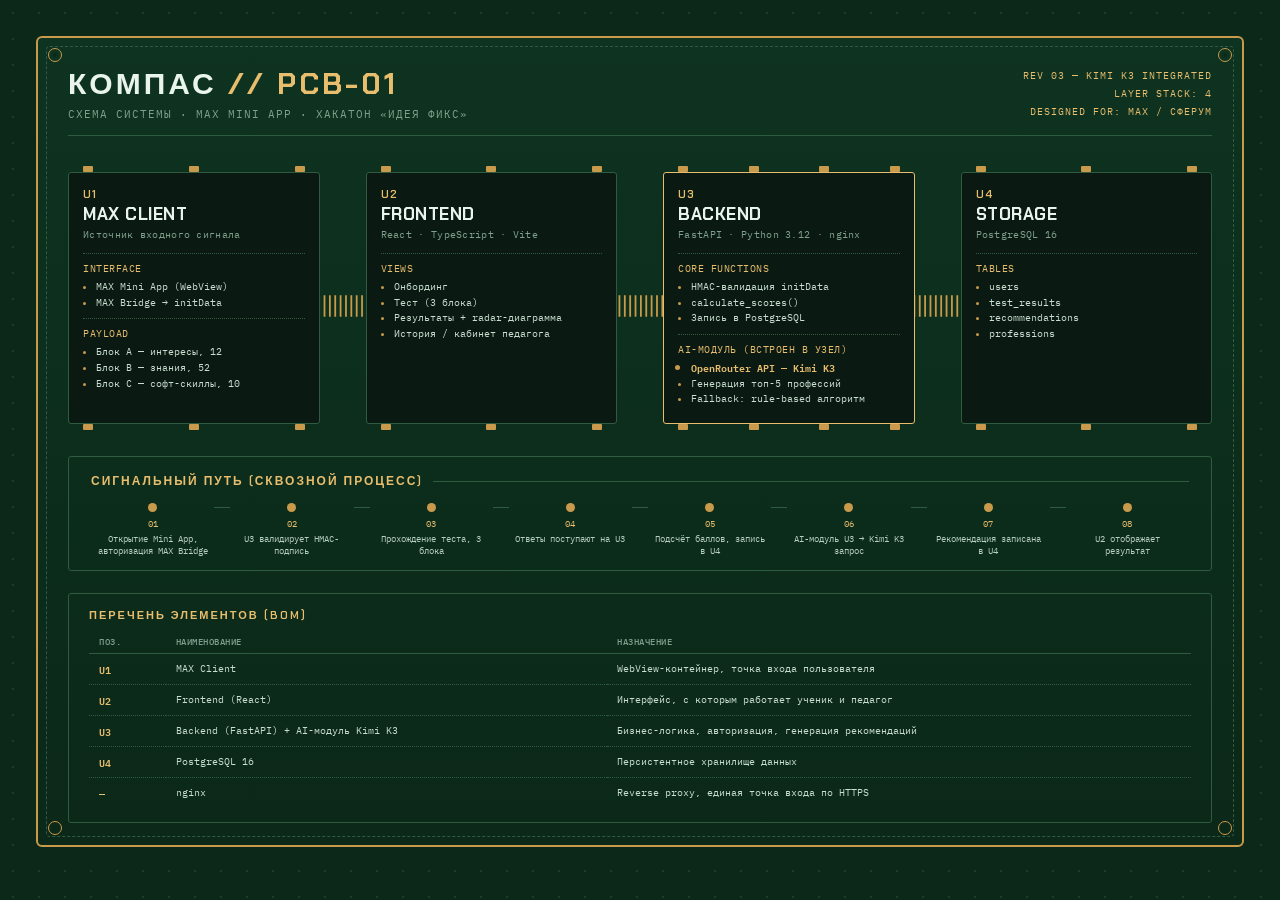
<file: kompas-architecture-pcb.html>
<!DOCTYPE html>
<html lang="ru">
<head>
<meta charset="UTF-8">
<title>Компас — плата системы</title>
<link rel="preconnect" href="https://fonts.googleapis.com">
<link href="https://fonts.googleapis.com/css2?family=Chakra+Petch:wght@400;500;600;700&family=IBM+Plex+Mono:wght@400;500;600&display=swap" rel="stylesheet">
<style>
  :root{
    --pcb:#0b2818;
    --pcb2:#0e3320;
    --copper:#c99a4b;
    --copper-bright:#e8bd6e;
    --silk:#e9f5ec;
    --silk-dim:#7fa08c;
    --chip:#0a1a12;
    --chip-border:#2f5c40;
  }
  *{box-sizing:border-box;}
  body{
    margin:0;
    background:
      radial-gradient(circle, #17402a 1px, transparent 1.2px) 0 0/26px 26px,
      var(--pcb);
    color:var(--silk);
    font-family:'IBM Plex Mono',monospace;
    padding:36px;
  }
  .board{
    max-width:1340px;
    margin:0 auto;
    border:2px solid var(--copper);
    border-radius:6px;
    padding:26px 30px 22px;
    position:relative;
    background:linear-gradient(180deg, var(--pcb2), var(--pcb));
  }
  .board::before{
    content:"";
    position:absolute;inset:8px;
    border:1px dashed var(--chip-border);
    border-radius:4px;
    pointer-events:none;
  }
  /* уголки-крепёж как на платах */
  .mount{
    position:absolute;width:14px;height:14px;
    border:1.5px solid var(--copper);
    border-radius:50%;
  }
  .mount::after{content:"";position:absolute;inset:4px;border-radius:50%;background:var(--pcb);}
  .mount.tl{top:10px;left:10px;} .mount.tr{top:10px;right:10px;}
  .mount.bl{bottom:10px;left:10px;} .mount.br{bottom:10px;right:10px;}

  .head{
    display:flex;justify-content:space-between;align-items:flex-end;
    margin-bottom:26px;padding-bottom:14px;
    border-bottom:1px solid var(--chip-border);
  }
  .head h1{
    font-family:'Chakra Petch',sans-serif;
    font-weight:700;
    font-size:30px;
    text-transform:uppercase;
    letter-spacing:3px;
    margin:0;
    color:var(--silk);
  }
  .head h1 span{color:var(--copper-bright);}
  .head .sub{font-size:10.5px;color:var(--silk-dim);letter-spacing:1px;margin-top:4px;text-transform:uppercase;}
  .board-id{
    font-size:10px;color:var(--copper-bright);
    text-align:right;letter-spacing:1px;line-height:1.8;
  }

  /* компоненты-чипы с соединительными дорожками */
  .chips-wrap{position:relative;padding:10px 0 26px;}
  .trace-svg{position:absolute;top:0;left:0;width:100%;height:100%;pointer-events:none;}

  .chips{
    display:grid;
    grid-template-columns:repeat(4,1fr);
    gap:46px;
    position:relative;
    z-index:2;
  }
  .chip{
    background:var(--chip);
    border:1.5px solid var(--chip-border);
    border-radius:3px;
    padding:14px 14px 16px;
    position:relative;
    min-height:250px;
  }
  /* выводы чипа (пины) сверху и снизу */
  .pins-top, .pins-bottom{
    position:absolute;left:14px;right:14px;
    display:flex;justify-content:space-between;
  }
  .pins-top{top:-7px;} .pins-bottom{bottom:-7px;}
  .pin{width:10px;height:6px;background:var(--copper);border-radius:1px;}

  .chip-id{
    font-family:'Chakra Petch',sans-serif;
    font-weight:600;
    font-size:11px;
    color:var(--copper-bright);
    letter-spacing:1px;
    margin-bottom:2px;
  }
  .chip-name{
    font-family:'Chakra Petch',sans-serif;
    font-weight:700;
    font-size:17px;
    text-transform:uppercase;
    letter-spacing:0.5px;
    margin-bottom:3px;
  }
  .chip-stack{font-size:9.5px;color:var(--silk-dim);margin-bottom:12px;letter-spacing:0.3px;}
  .chip-block{
    border-top:1px dotted var(--chip-border);
    padding-top:8px;margin-top:8px;
  }
  .chip-block .lbl{font-size:9.5px;color:var(--copper-bright);letter-spacing:0.5px;margin-bottom:4px;text-transform:uppercase;}
  .chip-block ul{margin:0;padding-left:13px;font-size:9.8px;color:#c9ddd0;line-height:1.6;}
  .chip-block ul li::marker{color:var(--copper);}
  .highlight-li{color:var(--copper-bright) !important;font-weight:600;}

  /* сигнальный путь снизу */
  .signal{
    border:1px solid var(--chip-border);
    border-radius:3px;
    padding:16px 22px 12px;
    margin-top:6px;
  }
  .signal-title{
    font-family:'Chakra Petch',sans-serif;
    font-size:12px;font-weight:600;letter-spacing:2px;
    text-transform:uppercase;color:var(--copper-bright);
    margin-bottom:14px;
    display:flex;align-items:center;gap:10px;
  }
  .signal-title::after{content:"";flex:1;height:1px;background:var(--chip-border);}
  .sig-row{display:flex;align-items:flex-start;gap:0;}
  .sig-step{flex:1;text-align:center;}
  .sig-step .dot{
    width:9px;height:9px;border-radius:50%;background:var(--copper);
    margin:0 auto 6px;
  }
  .sig-step .n{font-size:9px;color:var(--copper-bright);margin-bottom:4px;}
  .sig-step p{font-size:8.8px;color:#b7cfc0;line-height:1.4;margin:0;padding:0 5px;}
  .sig-line{flex:0 0 16px;height:1px;background:var(--chip-border);margin-top:4px;position:relative;top:0;}

  /* BOM — перечень элементов вместо легенды */
  .bom{
    margin-top:22px;
    border:1px solid var(--chip-border);
    border-radius:3px;
    padding:14px 20px;
  }
  .bom-title{
    font-family:'Chakra Petch',sans-serif;
    font-size:11px;font-weight:600;letter-spacing:2px;
    color:var(--copper-bright);text-transform:uppercase;margin-bottom:10px;
  }
  table{width:100%;border-collapse:collapse;font-size:9.8px;}
  th{
    text-align:left;color:var(--silk-dim);font-weight:500;
    text-transform:uppercase;letter-spacing:0.5px;font-size:8.5px;
    padding:4px 10px 6px;border-bottom:1px solid var(--chip-border);
  }
  td{padding:6px 10px;border-bottom:1px dotted var(--chip-border);color:#c9ddd0;}
  tr:last-child td{border-bottom:none;}
  td.ref{color:var(--copper-bright);font-weight:600;}
</style>
</head>
<body>

<div class="board">
  <div class="mount tl"></div><div class="mount tr"></div>
  <div class="mount bl"></div><div class="mount br"></div>

  <div class="head">
    <div>
      <h1>КОМПАС <span>// PCB-01</span></h1>
      <div class="sub">Схема системы · MAX Mini App · Хакатон «Идея фикс»</div>
    </div>
    <div class="board-id">
      REV 03 — KIMI K3 INTEGRATED<br>
      LAYER STACK: 4<br>
      DESIGNED FOR: MAX / СФЕРУМ
    </div>
  </div>

  <div class="chips-wrap">
    <svg class="trace-svg" viewBox="0 0 1280 20" preserveAspectRatio="none">
      <line x1="160" y1="10" x2="1120" y2="10" stroke="#c99a4b" stroke-width="1.5" stroke-dasharray="2 4"/>
    </svg>

    <div class="chips">

      <!-- U1 -->
      <div class="chip">
        <div class="pins-top"><div class="pin"></div><div class="pin"></div><div class="pin"></div></div>
        <div class="pins-bottom"><div class="pin"></div><div class="pin"></div><div class="pin"></div></div>
        <div class="chip-id">U1</div>
        <div class="chip-name">MAX Client</div>
        <div class="chip-stack">Источник входного сигнала</div>
        <div class="chip-block">
          <div class="lbl">Interface</div>
          <ul>
            <li>MAX Mini App (WebView)</li>
            <li>MAX Bridge → initData</li>
          </ul>
        </div>
        <div class="chip-block">
          <div class="lbl">Payload</div>
          <ul>
            <li>Блок A — интересы, 12</li>
            <li>Блок B — знания, 52</li>
            <li>Блок C — софт-скиллы, 10</li>
          </ul>
        </div>
      </div>

      <!-- U2 -->
      <div class="chip">
        <div class="pins-top"><div class="pin"></div><div class="pin"></div><div class="pin"></div></div>
        <div class="pins-bottom"><div class="pin"></div><div class="pin"></div><div class="pin"></div></div>
        <div class="chip-id">U2</div>
        <div class="chip-name">Frontend</div>
        <div class="chip-stack">React · TypeScript · Vite</div>
        <div class="chip-block">
          <div class="lbl">Views</div>
          <ul>
            <li>Онбординг</li>
            <li>Тест (3 блока)</li>
            <li>Результаты + radar-диаграмма</li>
            <li>История / кабинет педагога</li>
          </ul>
        </div>
      </div>

      <!-- U3 — Backend с Kimi K3 внутри -->
      <div class="chip" style="border-color:var(--copper-bright);">
        <div class="pins-top"><div class="pin"></div><div class="pin"></div><div class="pin"></div><div class="pin"></div></div>
        <div class="pins-bottom"><div class="pin"></div><div class="pin"></div><div class="pin"></div><div class="pin"></div></div>
        <div class="chip-id">U3</div>
        <div class="chip-name">Backend</div>
        <div class="chip-stack">FastAPI · Python 3.12 · nginx</div>
        <div class="chip-block">
          <div class="lbl">Core functions</div>
          <ul>
            <li>HMAC-валидация initData</li>
            <li>calculate_scores()</li>
            <li>Запись в PostgreSQL</li>
          </ul>
        </div>
        <div class="chip-block">
          <div class="lbl">AI-модуль (встроен в узел)</div>
          <ul>
            <li class="highlight-li">OpenRouter API — Kimi K3</li>
            <li>Генерация топ-5 профессий</li>
            <li>Fallback: rule-based алгоритм</li>
          </ul>
        </div>
      </div>

      <!-- U4 -->
      <div class="chip">
        <div class="pins-top"><div class="pin"></div><div class="pin"></div><div class="pin"></div></div>
        <div class="pins-bottom"><div class="pin"></div><div class="pin"></div><div class="pin"></div></div>
        <div class="chip-id">U4</div>
        <div class="chip-name">Storage</div>
        <div class="chip-stack">PostgreSQL 16</div>
        <div class="chip-block">
          <div class="lbl">Tables</div>
          <ul>
            <li>users</li>
            <li>test_results</li>
            <li>recommendations</li>
            <li>professions</li>
          </ul>
        </div>
      </div>

    </div>
  </div>

  <!-- сигнальный путь -->
  <div class="signal">
    <div class="signal-title">Сигнальный путь (сквозной процесс)</div>
    <div class="sig-row">
      <div class="sig-step"><div class="dot"></div><div class="n">01</div><p>Открытие Mini App, авторизация MAX Bridge</p></div>
      <div class="sig-line"></div>
      <div class="sig-step"><div class="dot"></div><div class="n">02</div><p>U3 валидирует HMAC-подпись</p></div>
      <div class="sig-line"></div>
      <div class="sig-step"><div class="dot"></div><div class="n">03</div><p>Прохождение теста, 3 блока</p></div>
      <div class="sig-line"></div>
      <div class="sig-step"><div class="dot"></div><div class="n">04</div><p>Ответы поступают на U3</p></div>
      <div class="sig-line"></div>
      <div class="sig-step"><div class="dot"></div><div class="n">05</div><p>Подсчёт баллов, запись в U4</p></div>
      <div class="sig-line"></div>
      <div class="sig-step"><div class="dot"></div><div class="n">06</div><p>AI-модуль U3 → Kimi K3 запрос</p></div>
      <div class="sig-line"></div>
      <div class="sig-step"><div class="dot"></div><div class="n">07</div><p>Рекомендация записана в U4</p></div>
      <div class="sig-line"></div>
      <div class="sig-step"><div class="dot"></div><div class="n">08</div><p>U2 отображает результат</p></div>
    </div>
  </div>

  <!-- BOM -->
  <div class="bom">
    <div class="bom-title">Перечень элементов (BOM)</div>
    <table>
      <tr><th>Поз.</th><th>Наименование</th><th>Назначение</th></tr>
      <tr><td class="ref">U1</td><td>MAX Client</td><td>WebView-контейнер, точка входа пользователя</td></tr>
      <tr><td class="ref">U2</td><td>Frontend (React)</td><td>Интерфейс, с которым работает ученик и педагог</td></tr>
      <tr><td class="ref">U3</td><td>Backend (FastAPI) + AI-модуль Kimi K3</td><td>Бизнес-логика, авторизация, генерация рекомендаций</td></tr>
      <tr><td class="ref">U4</td><td>PostgreSQL 16</td><td>Персистентное хранилище данных</td></tr>
      <tr><td class="ref">—</td><td>nginx</td><td>Reverse proxy, единая точка входа по HTTPS</td></tr>
    </table>
  </div>

</div>

</body>
</html>
</file>
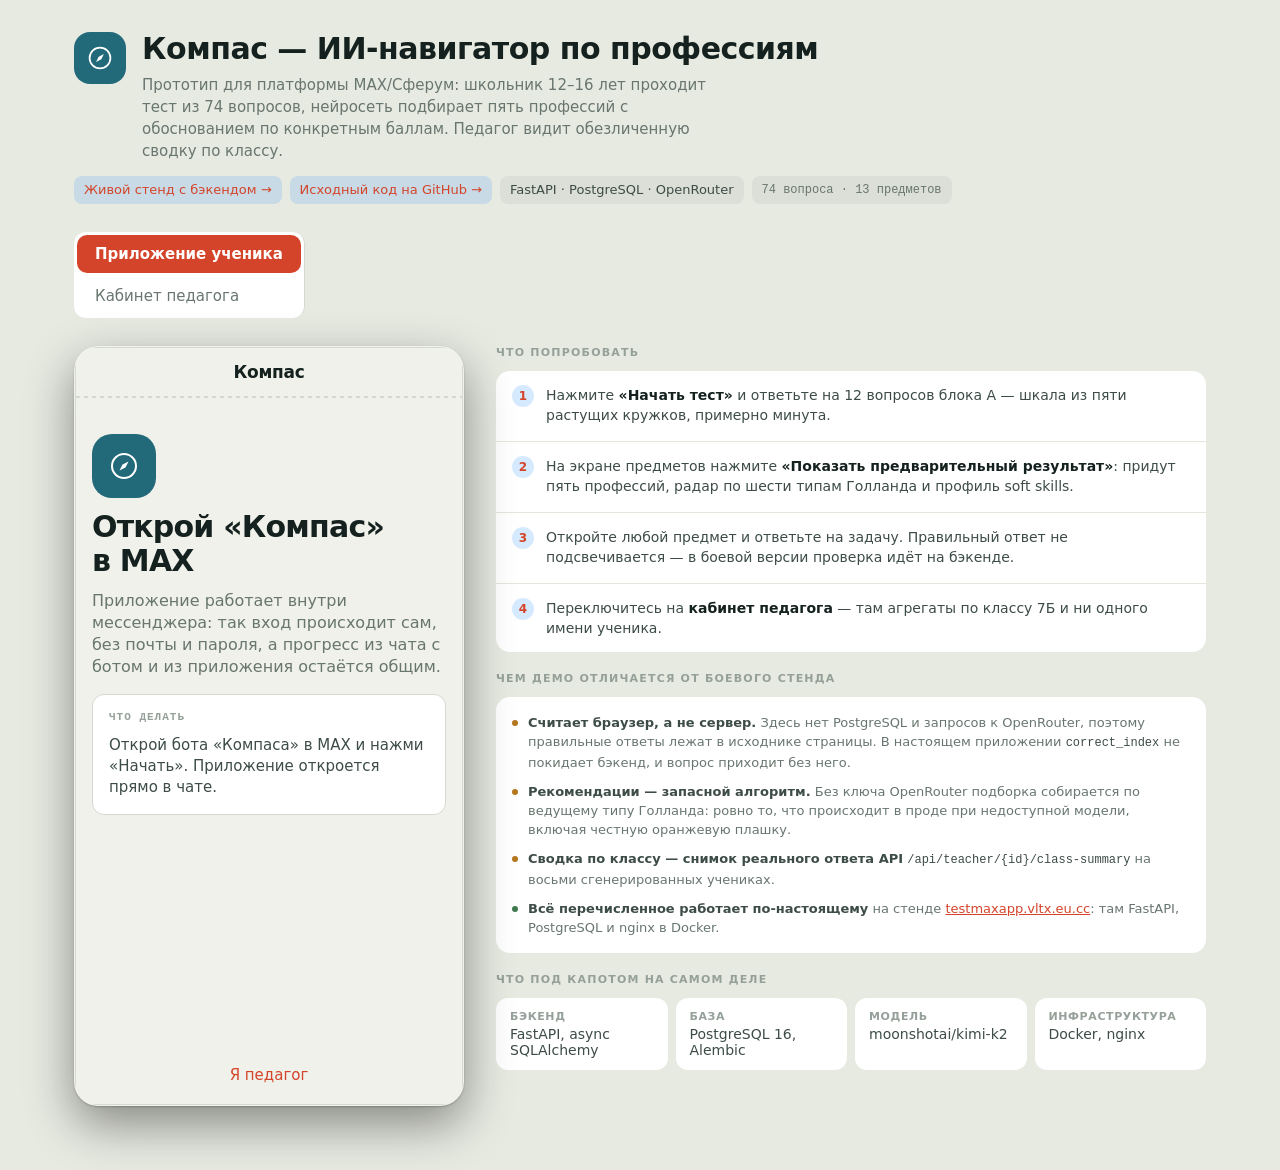
<file: demo/kompas-demo.html>
<!DOCTYPE html>
<html lang="ru">
<meta charset="utf-8">
<meta name="viewport" content="width=device-width, initial-scale=1">
<title>Компас</title>
<style>
/* ---- дизайн-система приложения (app/static/styles.css) ---- */
/* «Компас» — визуальный язык топографической карты.

   Продукт помогает подростку найти направление, поэтому интерфейс собран из
   предметов навигации: бумага карты, изолинии рельефа, красная магнитная
   стрелка, вода. Числа набраны моноширинным — как показания прибора.

   Тем две: светлая «бумага» и тёмная «ночная карта». Все цвета живут в
   токенах ниже, компоненты берут только их — поэтому ни один цвет не задан
   внутри медиазапроса, и тема переключается целиком, а не наполовину. */

:root{
  /* бумага карты */
  --paper:#EFF1EA;
  --page:#E7EAE1;
  --bg:#EFF1EA;
  --card:#FFFFFF;
  --card2:#F4F5EF;
  --bar:#EFF1EA;
  --sheet:#FFFFFF;
  --overlay:rgb(20 33 30 / .48);

  /* хвойные нейтрали: серый с зеленью читается как часть карты, а не как «серый по умолчанию» */
  --ink:#14211E;
  --t1:#14211E;
  --t2:#3D4C47;
  --t3:#68766F;
  --t4:#95A099;
  --stroke:#D5DAD0;
  --line:#E2E6DC;
  --fill:rgb(20 33 30 / .05);
  --fill2:rgb(20 33 30 / .035);

  /* магнитная стрелка — единственный по-настоящему громкий цвет */
  --north:#D4442A;
  --north-soft:#F2E3DE;
  --north-deep:#A83420;
  --accent:var(--north);
  --accent-light:var(--north-deep);
  --accent-glow:rgb(212 68 42 / .22);

  /* вода и рельеф — вторые голоса, приглушённые */
  --water:#2E7D8F;
  --water-soft:#DDEBEC;
  --relief:#B99F6B;
  --relief-soft:#F0E9DA;

  --green:#3F7A4F;
  --green-bg:#E3EEE5;
  --red:#C0392B;
  --red-bg:#F6E4E1;
  --orange:#B5761E;
  --sec:#F4F5EF;

  /* Категории профессий — сплошные краски карты: вода, лес, рельеф, суша.
     Цвет означает вид местности, а не просто «другой градиент».
     Значения одинаковы в обеих темах: это заливка под белым текстом,
     и светлеть в тёмной теме ей нельзя — подпись перестанет читаться. */
  --grad-main:#C03D25;
  --grad-blue:#22697A;
  --grad-violet:#45566F;
  --grad-green:#2F6B41;
  --grad-pink:#9B4430;
  --grad-orange:#8A6E3C;

  --mono:ui-monospace,SFMono-Regular,"SF Mono",Menlo,Consolas,monospace;
  --radius:12px;
  --radius-sm:8px;
}

/* Тёмная тема — ночная карта. Переопределяются только токены. */
@media (prefers-color-scheme:dark){
  :root:not([data-theme="light"]){
    --paper:#101A18;
    --page:#0C1413;
    --bg:#101A18;
    --card:#17231F;
    --card2:#1E2B27;
    --bar:#0C1413;
    --sheet:#17231F;
    --overlay:rgb(6 10 9 / .7);

    --ink:#EAEEE6;
    --t1:#EAEEE6;
    --t2:#B8C3BC;
    --t3:#8A968F;
    --t4:#5E6B65;
    --stroke:#26332E;
    --line:#1E2B27;
    --fill:rgb(234 238 230 / .07);
    --fill2:rgb(234 238 230 / .04);

    --north:#F2664A;
    --north-soft:#2E1F1B;
    --north-deep:#FF8A70;
    --accent-light:var(--north-deep);
    --accent-glow:rgb(242 102 74 / .28);

    --water:#5AAABB;
    --water-soft:#16292C;
    --relief:#C7AC75;
    --relief-soft:#282315;

    --green:#5FA872;
    --green-bg:#16271B;
    --red:#E4705F;
    --red-bg:#2A1614;
    --orange:#D89A3E;
    --sec:#1E2B27;

  }
}

:root[data-theme="dark"]{
  --paper:#101A18;
  --page:#0C1413;
  --bg:#101A18;
  --card:#17231F;
  --card2:#1E2B27;
  --bar:#0C1413;
  --sheet:#17231F;
  --overlay:rgb(6 10 9 / .7);
  --ink:#EAEEE6;
  --t1:#EAEEE6;
  --t2:#B8C3BC;
  --t3:#8A968F;
  --t4:#5E6B65;
  --stroke:#26332E;
  --line:#1E2B27;
  --fill:rgb(234 238 230 / .07);
  --fill2:rgb(234 238 230 / .04);
  --north:#F2664A;
  --north-soft:#2E1F1B;
  --north-deep:#FF8A70;
  --accent-light:var(--north-deep);
  --accent-glow:rgb(242 102 74 / .28);
  --water:#5AAABB;
  --water-soft:#16292C;
  --relief:#C7AC75;
  --relief-soft:#282315;
  --green:#5FA872;
  --green-bg:#16271B;
  --red:#E4705F;
  --red-bg:#2A1614;
  --orange:#D89A3E;
  --sec:#1E2B27;
}

*{box-sizing:border-box}
body{
  margin:0;background:var(--page);color:var(--t1);
  font-family:system-ui,-apple-system,BlinkMacSystemFont,"Segoe UI","Roboto",sans-serif;
  -webkit-font-smoothing:antialiased;
}
@keyframes shimmer{0%{opacity:.4}50%{opacity:.85}100%{opacity:.4}}
@keyframes spin{to{transform:rotate(360deg)}}
@media (prefers-reduced-motion:reduce){
  *{animation-duration:.01ms !important;animation-iteration-count:1 !important;transition-duration:.01ms !important}
}

/* --- каркас экрана --- */
.phone{background:var(--bg);display:flex;flex-direction:column}
.bar{height:48px;display:flex;align-items:center;justify-content:center;background:var(--bar);
     font-size:16px;font-weight:600;letter-spacing:-.2px;color:var(--t1)}
.bar.split{justify-content:space-between;padding:0 16px}
.bar.tall{height:52px;padding:0 20px;justify-content:space-between}
.body{padding:20px 16px;display:flex;flex-direction:column;gap:16px;min-height:600px}
/* линия маршрута под шапкой: пройденная часть — сплошная, остаток — пунктир */
.thin{height:2px;background:repeating-linear-gradient(90deg,var(--stroke) 0 4px,transparent 4px 8px)}
.thin>i{display:block;height:2px;background:var(--north)}

/* --- атомы --- */
.card{background:var(--card);border:1px solid var(--stroke);border-radius:var(--radius)}
.card.pad{padding:16px;display:flex;flex-direction:column;gap:12px}
.list{background:var(--card);border:1px solid var(--stroke);border-radius:var(--radius);display:flex;flex-direction:column}
.row{padding:14px 16px;display:flex;align-items:center;gap:12px;min-height:44px}
.row .grow{flex:1;display:flex;flex-direction:column;gap:2px}
.sep{height:1px;background:var(--line);margin-left:16px}
.sep.inset{margin-left:56px}

/* Кнопка — плашка маршрута: плотная заливка, без градиента и без свечения. */
.btn{min-height:48px;border-radius:var(--radius-sm);background:var(--north);color:#fff;
     font-size:16px;font-weight:600;letter-spacing:-.1px;display:flex;align-items:center;
     justify-content:center;cursor:pointer;user-select:none;border:1px solid var(--north);
     padding:0 16px;text-align:center;transition:background .12s ease}
.btn:hover{background:var(--north-deep);border-color:var(--north-deep)}
.btn:active{transform:translateY(1px)}
.btn.sec{background:transparent;border-color:var(--stroke);color:var(--t1)}
.btn.sec:hover{background:var(--fill);border-color:var(--t4)}
.btn.sm{min-height:36px;padding:0 14px;font-size:14px}
.btn.md{min-height:44px;padding:0 20px;font-size:15px}
.btn[disabled]{opacity:.35;pointer-events:none}
.bottom{margin-top:auto}

.prog{height:6px;border-radius:3px;background:var(--fill)}
.prog>i{display:block;height:100%;border-radius:3px;background:var(--north)}
.prog.xs{height:4px;border-radius:2px}

/* Отметка на карте: подпись объекта, а не «чип с обводкой». */
.tag{font-size:13px;line-height:16px;color:var(--t2);background:var(--fill2);
     border:1px solid var(--stroke);border-radius:var(--radius-sm);padding:5px 10px}
.label{font-size:11px;font-weight:600;letter-spacing:1px;text-transform:uppercase;color:var(--t4);
       font-family:var(--mono)}
.section-label{padding:12px 16px 8px;font-size:11px;font-weight:600;letter-spacing:1px;
               text-transform:uppercase;color:var(--t4);font-family:var(--mono)}
.hint{display:flex;gap:10px;align-items:flex-start;background:var(--fill2);
      border-left:2px solid var(--water);border-radius:0 var(--radius-sm) var(--radius-sm) 0;padding:12px 14px}
.hint i{width:0;height:0;flex:0 0 auto}
.hint p{margin:0;font-size:13px;line-height:18px;color:var(--t3)}
.t3{font-size:13px;color:var(--t3)}
.t4s{font-size:13px;color:var(--t4)}

/* Заголовки набраны плотно: карта подписывается сжато, без воздуха внутри слова. */
.h1{font-size:30px;line-height:34px;font-weight:700;letter-spacing:-.8px;color:var(--t1);text-wrap:balance}
.h2{font-size:23px;line-height:28px;font-weight:700;letter-spacing:-.5px;color:var(--t1);text-wrap:balance}
.h3{font-size:20px;line-height:25px;font-weight:600;letter-spacing:-.4px;color:var(--t1)}
.h4{font-size:17px;line-height:22px;font-weight:600;letter-spacing:-.3px;color:var(--t1)}
.h5{font-size:15px;line-height:20px;font-weight:600;letter-spacing:-.2px;color:var(--t1)}
.body-text{font-size:15px;line-height:22px;color:var(--t2)}
.q{font-size:22px;line-height:29px;font-weight:600;letter-spacing:-.45px;color:var(--t1);text-wrap:balance}

/* --- шкала согласия: пять делений, как румбы на лимбе --- */
.scale{display:flex;align-items:flex-end;justify-content:space-between;gap:6px}
.seg{flex:1;min-height:64px;border-radius:var(--radius-sm);background:var(--fill2);
     border:1px solid var(--stroke);display:flex;align-items:flex-end;justify-content:center;
     padding-bottom:10px;cursor:pointer;transition:background .12s ease,border-color .12s ease}
.seg:hover{background:var(--fill);border-color:var(--t4)}
.seg i{border-radius:1px;background:var(--t4);width:3px;display:block}
.seg:nth-child(1) i{height:12px}
.seg:nth-child(2) i{height:20px}
.seg:nth-child(3) i{height:28px}
.seg:nth-child(4) i{height:36px}
.seg:nth-child(5) i{height:44px}
.seg.on,.seg.on:hover{background:var(--north-soft);border-color:var(--north)}
.seg.on i{background:var(--north)}
.scale-value{align-self:center;font-size:14px;font-weight:600;color:var(--north);
             font-family:var(--mono);letter-spacing:-.2px}
.dots{display:flex;gap:4px;align-items:center;justify-content:center}
.dots i{width:18px;height:2px;border-radius:1px;background:var(--stroke)}
.dots i.on{background:var(--north)}

/* --- варианты ответа --- */
.ans{min-height:56px;border-radius:var(--radius-sm);background:var(--card);border:1px solid var(--stroke);
     padding:12px 14px;display:flex;align-items:center;gap:12px;cursor:pointer;
     transition:border-color .12s ease,background .12s ease}
.ans:hover{border-color:var(--t4)}
.ans .key{width:26px;height:26px;border-radius:var(--radius-sm);background:var(--fill);color:var(--t3);
          font-size:12px;font-weight:600;font-family:var(--mono);display:flex;align-items:center;
          justify-content:center;flex:0 0 auto}
.ans .txt{font-size:16px;line-height:21px;color:var(--t1);flex:1}
.ans .tick{display:none;flex:0 0 auto}
.ans.on,.ans.on:hover{background:var(--north-soft);border-color:var(--north)}
.ans.on .key{background:var(--north);color:#fff}
.ans.on .tick{display:block}

/* --- шит паузы --- */
.modal{position:relative;height:646px;overflow:hidden}
.modal .dim{position:absolute;inset:0;background:var(--overlay)}
.modal .blurred{filter:blur(1.5px);opacity:.55}
.sheet{position:absolute;left:0;right:0;bottom:0;background:var(--sheet);border-radius:16px 16px 0 0;
       padding:8px 16px 20px;display:flex;flex-direction:column;gap:16px;
       box-shadow:0 -8px 32px rgb(20 33 30 / .18)}
.sheet .grabber{width:36px;height:4px;border-radius:2px;background:var(--stroke);align-self:center}
.modal.closed .dim,.modal.closed .sheet{display:none}
.modal.closed .blurred{filter:none;opacity:1}
.switch{width:44px;height:26px;border-radius:13px;background:var(--north);padding:2px;display:flex;justify-content:flex-end}
.switch i{width:22px;height:22px;border-radius:11px;background:#fff}

/* --- ожидание ответа модели --- */
.sk{height:12px;border-radius:3px;background:var(--fill)}
.sk.live{animation:shimmer 1.4s ease-in-out infinite}
.spinner{width:22px;height:22px;border-radius:11px;border:2px solid var(--stroke);
         border-top-color:var(--north);animation:spin 1s linear infinite}
.caret{display:inline-block;width:2px;height:16px;background:var(--north);margin-left:2px;
       vertical-align:-3px;animation:shimmer .9s steps(2) infinite}

/* --- карточка лучшего совпадения ---
   Signature: изолинии рельефа. Место, куда ведёт маршрут, показано как участок
   карты, а не как градиентный баннер. */
.hero{border-radius:var(--radius);overflow:hidden;background:var(--card);border:1px solid var(--stroke)}
.hero-top{position:relative;background:var(--north);padding:22px 18px;display:flex;
          flex-direction:column;gap:8px;overflow:hidden}
.hero-top::before{
  content:"";position:absolute;inset:-40% -10%;pointer-events:none;opacity:.5;
  background:repeating-radial-gradient(circle at 78% 18%,
    transparent 0 13px,rgb(255 255 255 / .3) 13px 14px);
}
.hero-top>*{position:relative}
.hero-top .label{color:rgb(255 255 255 / .88);letter-spacing:1.2px}
.hero-top .h1{color:#fff}
.bar-strip{width:4px;height:34px;border-radius:2px;flex:0 0 auto}

/* --- сводка педагога --- */
.stats{display:grid;grid-template-columns:repeat(3,1fr);gap:12px}
.stat{background:var(--card);border:1px solid var(--stroke);border-radius:var(--radius);
      padding:14px 16px;display:flex;flex-direction:column;gap:6px}
.stat .num{font-size:28px;line-height:32px;font-weight:700;color:var(--t1);
           font-family:var(--mono);letter-spacing:-1px;font-variant-numeric:tabular-nums}
.stat .num small{font-size:16px;color:var(--t4)}
.barline{display:flex;align-items:center;gap:12px}
.barline .name{flex:0 0 116px;font-size:14px;color:var(--t2);overflow-wrap:anywhere}
.barline .track{flex:1;height:20px;border-radius:3px;background:var(--fill2);border:1px solid var(--line)}
.barline .track>i{display:block;height:100%;border-radius:2px;background:var(--water)}
.barline .val{width:30px;text-align:right;font-size:13px;font-weight:600;color:var(--t1);
              font-family:var(--mono);font-variant-numeric:tabular-nums}
.filter{min-height:36px;padding:0 14px;border-radius:var(--radius-sm);background:var(--card);
        border:1px solid var(--stroke);color:var(--t2);font-size:14px;display:flex;align-items:center;gap:8px}
.filter.on{background:var(--north);border-color:var(--north);color:#fff;font-weight:600}

/* --- приложение: один экран на весь вьюпорт --- */
.phone{max-width:480px;margin:0 auto;min-height:100vh}
@media (min-width:520px){
  body{padding:24px 0}
  .phone{min-height:calc(100vh - 48px);border:1px solid var(--stroke);border-radius:var(--radius);
         overflow:hidden;box-shadow:0 18px 40px rgb(20 33 30 / .12)}
}

/* Имя продукта в шапке — только на широком экране. В мессенджере приложение
   подписано самим чатом, в браузере подписать его больше нечем. */
.deskbrand{display:none}


.body{flex:1;padding-bottom:calc(20px + env(safe-area-inset-bottom))}
.hidden{display:none !important}
.link{font-size:15px;color:var(--north);cursor:pointer;user-select:none;font-weight:500}
.link:hover{color:var(--north-deep)}
.center{align-items:center;justify-content:center;text-align:center}

:where(.btn,.seg,.ans,.tab,.link,.pill,.filter,.side-item,.seg-tab):focus-visible{
  outline:2px solid var(--north);outline-offset:2px;
}

/* --- нижние вкладки --- */
.tabs{display:flex;background:var(--bar);border-top:1px solid var(--stroke);
      padding-bottom:env(safe-area-inset-bottom)}
.tabs.hidden{display:none !important}
.tab{flex:1;padding:9px 4px 11px;display:flex;flex-direction:column;align-items:center;gap:4px;
     cursor:pointer;user-select:none;color:var(--t4);font-size:11px;line-height:13px;
     letter-spacing:.2px}
.tab svg{width:22px;height:22px;stroke:currentColor;fill:none;stroke-width:1.7;
         stroke-linecap:round;stroke-linejoin:round}
.tab.on{color:var(--north)}

/* --- геймификация: отметки пройденного пути --- */
.xp-card{background:var(--card);border:1px solid var(--stroke);border-radius:var(--radius);padding:16px;
         display:flex;flex-direction:column;gap:12px}
.xp-head{display:flex;align-items:center;gap:12px}
/* лимб компаса: уровень в центре круга с делениями по краю */
.level-ring{width:52px;height:52px;border-radius:26px;background:var(--card);flex:0 0 auto;
            border:2px solid var(--north);display:flex;align-items:center;justify-content:center;
            font-size:19px;font-weight:700;color:var(--north);font-family:var(--mono);
            font-variant-numeric:tabular-nums}
.streak{display:flex;align-items:center;gap:6px;background:var(--relief-soft);
        border:1px solid var(--relief);border-radius:var(--radius-sm);padding:5px 10px;
        font-size:13px;font-weight:600;color:var(--t2);font-family:var(--mono)}
.badges{display:grid;grid-template-columns:repeat(auto-fill,minmax(88px,1fr));gap:8px}
/* Печать в дневнике: полученная — на бумаге с рамкой, будущая — пунктиром. */
.badge{background:var(--card);border:1px solid var(--relief);border-radius:var(--radius-sm);
       padding:12px 8px;display:flex;flex-direction:column;align-items:center;gap:6px;text-align:center}
.badge.locked{background:transparent;border-style:dashed;border-color:var(--stroke)}
.badge .ico{font-size:24px;line-height:28px;height:28px;display:flex;align-items:center;
            justify-content:center;filter:saturate(.85)}
.badge.locked .ico{color:var(--t4);filter:none}
.streak svg{flex:0 0 auto}
.badge .nm{font-size:11px;line-height:14px;color:var(--t2)}
.badge.locked .nm{color:var(--t4)}

/* --- тренажёр задач --- */
.task-q{font-size:19px;line-height:26px;font-weight:600;color:var(--t1);letter-spacing:-.3px}
.verdict{border-radius:var(--radius-sm);padding:14px 16px;display:flex;flex-direction:column;gap:8px}
.verdict.ok{background:var(--green-bg);border:1px solid var(--green)}
.verdict.err{background:var(--red-bg);border:1px solid var(--red)}
.verdict .head{font-size:16px;font-weight:600}
.verdict.ok .head{color:var(--green)}
.verdict.err .head{color:var(--red)}

/* --- кабинет педагога: рабочий инструмент, плотнее ученического --- */
.desk-head{display:flex;align-items:center;justify-content:space-between;gap:16px;
           padding:14px 18px;background:var(--card);border:1px solid var(--stroke);
           border-radius:var(--radius-sm);margin-bottom:14px}
.desk-head .brand{display:flex;align-items:baseline;gap:10px}
.desk-head .brand b{font-size:16px;font-weight:700;letter-spacing:-.3px}
.desk-head .brand span{font-size:13px;color:var(--t4);font-family:var(--mono)}

.split-view{display:flex;gap:14px;align-items:flex-start}
.side{flex:0 0 232px;background:var(--card);border:1px solid var(--stroke);
      border-radius:var(--radius-sm);overflow:hidden}
.side h6{margin:0;padding:11px 14px;font-size:11px;font-weight:600;letter-spacing:1px;
         text-transform:uppercase;color:var(--t4);border-bottom:1px solid var(--line);font-family:var(--mono)}
.side-item{padding:11px 14px;border-bottom:1px solid var(--line);cursor:pointer;
           display:flex;align-items:center;gap:10px}
.side-item:last-child{border-bottom:none}
.side-item:hover{background:var(--fill2)}
.side-item.on{background:var(--north-soft);box-shadow:inset 3px 0 0 var(--north)}
.side-item .nm{flex:1;font-size:15px;color:var(--t1)}
.side-item .cnt{font-size:12px;color:var(--t4);font-family:var(--mono);font-variant-numeric:tabular-nums}
.main-col{flex:1;min-width:0;display:flex;flex-direction:column;gap:14px}

.toolbar{display:flex;align-items:center;gap:8px;flex-wrap:wrap;padding:10px 12px;
         background:var(--card);border:1px solid var(--stroke);border-radius:var(--radius-sm)}
.toolbar .grow{flex:1;min-width:120px}
.seg-tabs{display:flex;background:var(--fill2);border:1px solid var(--stroke);
          border-radius:var(--radius-sm);padding:3px;gap:2px}
.seg-tab{padding:7px 14px;border-radius:5px;font-size:14px;color:var(--t3);cursor:pointer;user-select:none}
.seg-tab.on{background:var(--card);color:var(--t1);font-weight:600;box-shadow:0 1px 2px rgb(20 33 30 / .08)}

.grid{width:100%;border-collapse:collapse;font-size:14px}
.grid th{position:sticky;top:0;background:var(--card);text-align:left;font-size:11px;
         font-weight:600;letter-spacing:1px;text-transform:uppercase;color:var(--t4);
         padding:10px 12px;border-bottom:1px solid var(--stroke);white-space:nowrap;font-family:var(--mono)}
.grid td{padding:11px 12px;border-bottom:1px solid var(--line);color:var(--t2)}
.grid tbody tr:nth-child(even){background:var(--fill2)}
.grid tbody tr:hover{background:var(--fill)}
.grid td.num,.grid th.num{text-align:right;font-family:var(--mono);font-variant-numeric:tabular-nums}
.grid td.name{color:var(--t1)}
.grid .rank{width:34px;color:var(--t4);font-family:var(--mono);font-variant-numeric:tabular-nums}
.grid tr.top .rank{color:var(--north);font-weight:700}
.table-wrap{background:var(--card);border:1px solid var(--stroke);border-radius:var(--radius-sm);
            overflow:auto;max-height:70vh}
.meter{height:5px;border-radius:3px;background:var(--fill);min-width:64px;overflow:hidden}
.meter>i{display:block;height:100%;background:var(--water)}
.muted-note{font-size:12px;color:var(--t4);padding:9px 12px;border-top:1px solid var(--line)}

.pill{font-size:12px;color:var(--t3);background:var(--card);border:1px solid var(--stroke);
      border-radius:5px;padding:4px 8px;cursor:pointer;user-select:none}
.pill.on{border-color:var(--north);color:var(--north);background:var(--north-soft)}

/* экран педагога шире и без телефонной рамки */
.desk{max-width:960px;margin:0 auto;padding:20px}
.desk .stats{grid-template-columns:repeat(auto-fit,minmax(180px,1fr))}
.cols{display:flex;gap:12px;align-items:stretch;flex-wrap:wrap}
.cols>*{flex:1 1 280px}
.panel{background:var(--card);border:1px solid var(--stroke);border-radius:var(--radius);
       padding:16px;display:flex;flex-direction:column;gap:14px}
input.field,select.field{min-height:46px;border-radius:var(--radius-sm);background:var(--card);
       border:1px solid var(--stroke);color:var(--t1);font-size:16px;padding:0 14px;outline:none;
       width:100%;font-family:inherit}
input.field::placeholder{color:var(--t4)}
input.field:focus,select.field:focus{border-color:var(--north);box-shadow:0 0 0 3px var(--accent-glow)}
.field.sm{min-height:38px;border-radius:6px;font-size:14px;padding:0 10px}
select.field{appearance:none;cursor:pointer}

/* Приложение подстраивается под ширину СВОЕГО места, а не окна браузера:
   внутри мессенджера и в рамке демо-страницы оно узкое, даже когда окно
   широкое. Медиазапрос этого не различает и выдал бы там десктопный вид. */
body{container-type:inline-size}

/* --- широкий экран: лист карты вместо телефона ---------------------------
   До 900px остаётся мобильная раскладка: она же работает внутри мессенджера.
   Дальше вкладки снизу превращаются в боковую панель — так же, как список
   классов в кабинете педагога, чтобы обе части продукта выглядели одним
   продуктом. Колонка с содержимым при этом не растягивается: строка длиннее
   примерно семидесяти знаков читается заметно хуже, а тут читают вопросы. */
@container (min-width:900px){
  body{padding:32px 0}

  .phone{max-width:880px;min-height:calc(100vh - 64px);
         display:grid;align-content:start;
         grid-template-columns:216px minmax(0,1fr);
         grid-template-areas:"head head" "line line" "nav  body"}

  /* Экраны без вкладок — вход, тест, результаты — боковой панели не имеют,
     и растягивать их на всю ширину незачем: там форма или один вопрос. */
  .phone:has(.tabs.hidden){max-width:620px;
         grid-template-columns:minmax(0,1fr);
         grid-template-areas:"head" "line" "body"}

  /* Класс split скрипт снимает, когда в шапке нет действия, — поэтому
     выравнивание задаётся самой панели, а не .bar.split. */
  .bar{grid-area:head;height:56px;background:var(--card);
       border-bottom:1px solid var(--stroke);
       justify-content:flex-start;gap:10px;padding:0 20px}
  .bar #bar-action{margin-left:auto}
  .deskbrand{display:flex;align-items:baseline;gap:8px}
  .deskbrand b{font-size:16px;font-weight:700;letter-spacing:-.3px;color:var(--t1)}
  .deskbrand span{font-size:13px;color:var(--t4);font-family:var(--mono)}
  /* заголовок экрана уходит вправо от имени продукта, отделённый точкой */
  #bar-title{font-size:14px;font-weight:500;color:var(--t3)}
  #bar-title::before{content:"·";margin:0 8px;color:var(--t4)}

  .thin{grid-area:line}
  .body{grid-area:body;padding:26px 28px 34px}

  /* вкладки становятся легендой карты: вертикальный список слева */
  .tabs{grid-area:nav;flex-direction:column;align-content:start;
        background:var(--card);border-top:none;border-right:1px solid var(--stroke);
        padding-bottom:0}
  .tab{flex:0 0 auto;flex-direction:row;justify-content:flex-start;gap:12px;
       padding:13px 16px;font-size:15px;line-height:20px;letter-spacing:0;
       border-bottom:1px solid var(--line);color:var(--t2)}
  .tab:last-child{border-bottom:none}
  .tab:hover{background:var(--fill2)}
  /* активный пункт помечен красной риской — как в кабинете педагога */
  .tab.on{background:var(--north-soft);box-shadow:inset 3px 0 0 var(--north);
          color:var(--north-deep);font-weight:600}
  .tab svg{width:20px;height:20px}
}


/* ---- витрина вокруг приложения ---- */
:root{
  --shell-pad:32px;
  --mono:ui-monospace,SFMono-Regular,"SF Mono",Menlo,Consolas,monospace;
}
body{
  background:var(--page);
  color:var(--t1);
  padding:0;
  min-height:100vh;
}
.shell{
  max-width:1180px;
  margin:0 auto;
  padding:var(--shell-pad) 24px 64px;
  display:flex;
  flex-direction:column;
  gap:28px;
}

.masthead{display:flex;flex-direction:column;gap:14px}
.masthead .top{display:flex;align-items:flex-start;gap:16px;flex-wrap:wrap}
.mark{
  width:52px;height:52px;border-radius:16px;background:var(--grad-blue);
  display:flex;align-items:center;justify-content:center;flex:0 0 auto;
}
.masthead h1{
  margin:0;font-size:30px;line-height:34px;font-weight:600;letter-spacing:-.5px;
  color:var(--t1);text-wrap:balance;
}
.masthead .sub{margin:0;font-size:15px;line-height:22px;color:var(--t3);max-width:62ch}
.masthead .meta{display:flex;gap:8px;flex-wrap:wrap;align-items:center}
.chip{
  font-size:13px;line-height:16px;color:var(--t2);background:var(--fill);
  border-radius:8px;padding:6px 10px;
}
.chip.mono{font-family:var(--mono);font-size:12px;color:var(--t3)}
a.chip{text-decoration:none;color:var(--accent);background:rgb(0 122 255 / .14)}
a.chip:hover{background:rgb(0 122 255 / .22)}

.tabs{display:flex;gap:4px;background:var(--card);border-radius:12px;padding:3px;align-self:flex-start}
.tab{
  min-height:38px;padding:0 18px;border-radius:10px;display:flex;align-items:center;
  font-size:15px;font-weight:500;color:var(--t3);cursor:pointer;user-select:none;
  background:none;border:0;font-family:inherit;
}
.tab[aria-selected="true"]{background:var(--accent);color:#fff;font-weight:600}
.tab:focus-visible,.btn:focus-visible,.seg:focus-visible,.ans:focus-visible{
  outline:2px solid var(--accent);outline-offset:2px;
}

.stage{display:grid;grid-template-columns:390px minmax(0,1fr);gap:32px;align-items:start}
@media (max-width:900px){
  .stage{grid-template-columns:minmax(0,1fr)}
  :root{--shell-pad:20px}
}

/* «телефон» с живым приложением */
.device{container-type:inline-size;
  background:var(--bg);border-radius:24px;overflow:hidden;
  box-shadow:0 1px 2px rgb(0 0 0 / .2),0 18px 48px rgb(0 0 0 / .42);
  display:flex;flex-direction:column;height:760px;
  border:1px solid rgb(255 255 255 / .05);
}
.device .body{overflow-y:auto;padding-bottom:20px}
.device .phone{max-width:none;min-height:0;height:100%;border-radius:0;box-shadow:none;margin:0}

.aside{display:flex;flex-direction:column;gap:20px}
.block{display:flex;flex-direction:column;gap:12px}
.block h2{
  margin:0;font-size:11px;font-weight:600;letter-spacing:1.2px;text-transform:uppercase;
  color:var(--t4);
}
.steps{display:flex;flex-direction:column;gap:2px;background:var(--card);border-radius:14px;overflow:hidden}
.step{display:flex;gap:12px;padding:14px 16px;align-items:flex-start}
.step + .step{border-top:1px solid var(--line)}
.step .n{
  width:22px;height:22px;border-radius:11px;background:rgb(0 122 255 / .16);color:var(--accent);
  font-size:12px;font-weight:600;display:flex;align-items:center;justify-content:center;flex:0 0 auto;
  font-variant-numeric:tabular-nums;
}
.step p{margin:0;font-size:14px;line-height:20px;color:var(--t2)}
.step p b{color:var(--t1);font-weight:600}

.notes{display:flex;flex-direction:column;gap:10px;background:var(--card);border-radius:14px;padding:16px}
.note-row{display:flex;gap:10px;align-items:flex-start}
.note-row i{width:6px;height:6px;border-radius:3px;margin-top:7px;flex:0 0 auto;background:var(--orange)}
.note-row p{margin:0;font-size:13px;line-height:19px;color:var(--t3)}
.note-row p b{color:var(--t2);font-weight:600}
.note-row code{font-family:var(--mono);font-size:12px;color:var(--t2)}

.stackgrid{display:grid;grid-template-columns:repeat(auto-fit,minmax(150px,1fr));gap:8px}
.stackgrid div{
  background:var(--card);border-radius:12px;padding:12px 14px;
  display:flex;flex-direction:column;gap:3px;
}
.stackgrid .k{font-size:11px;font-weight:600;letter-spacing:.6px;text-transform:uppercase;color:var(--t4)}
.stackgrid .v{font-size:14px;color:var(--t2)}

/* кабинет педагога */
.teacher-stage{display:none;flex-direction:column;gap:16px}
.teacher-stage.on{display:flex}
.stage.off{display:none}

@media (prefers-reduced-motion:reduce){
  *{animation-duration:.01ms !important;animation-iteration-count:1 !important;transition-duration:.01ms !important}
}
</style>

<div class="shell">
  <header class="masthead">
    <div class="top">
      <div class="mark">
        <svg width="26" height="26" viewBox="0 0 30 30" fill="none" aria-hidden="true"><circle cx="15" cy="15" r="12" stroke="#fff" stroke-width="2"></circle><path d="M19.5 10.5l-3 6-6 3 3-6 6-3z" fill="#fff"></path></svg>
      </div>
      <div style="display:flex;flex-direction:column;gap:8px;flex:1;min-width:260px">
        <h1>Компас — ИИ-навигатор по профессиям</h1>
        <p class="sub">Прототип для платформы MAX/Сферум: школьник 12–16 лет проходит тест из 74 вопросов, нейросеть подбирает пять профессий с обоснованием по конкретным баллам. Педагог видит обезличенную сводку по классу.</p>
      </div>
    </div>
    <div class="meta">
      <a class="chip" href="https://testmaxapp.vltx.eu.cc/" target="_blank" rel="noopener">Живой стенд с бэкендом →</a>
      <a class="chip" href="https://github.com/Gemr007/Kompassferum" target="_blank" rel="noopener">Исходный код на GitHub →</a>
      <span class="chip">FastAPI · PostgreSQL · OpenRouter</span>
      <span class="chip mono">74 вопроса · 13 предметов</span>
    </div>
  </header>

  <div class="tabs" role="tablist">
    <button class="tab" role="tab" aria-selected="true" data-tab="student">Приложение ученика</button>
    <button class="tab" role="tab" aria-selected="false" data-tab="teacher">Кабинет педагога</button>
  </div>

  <!-- ученик -->
  <div class="stage" id="stage-student">
    <div class="device">
<div class="phone">
  <div class="bar split">
    <!-- на широком экране в шапке появляется имя продукта: там нет ни адресной
         строки мессенджера, ни иконки приложения, по которым его узнают -->
    <div class="deskbrand"><b>Компас</b><span>навигатор по профессиям</span></div>
    <div class="h4" id="bar-title">Компас</div>
    <div class="link hidden" id="bar-action"></div>
  </div>
  <div class="thin"><i id="bar-progress" style="width:0%"></i></div>
  <div class="body" id="view"></div>
  <nav class="tabs hidden" id="tabs">
    <div class="tab" data-tab="home">
      <svg viewBox="0 0 24 24"><path d="M3 10.5 12 3l9 7.5"/><path d="M5 9.5V21h14V9.5"/></svg>
      Главная
    </div>
    <div class="tab" data-tab="practice">
      <svg viewBox="0 0 24 24"><circle cx="12" cy="12" r="9"/><circle cx="12" cy="12" r="4"/><circle cx="12" cy="12" r="1"/></svg>
      Задачи
    </div>
    <div class="tab" data-tab="careers">
      <svg viewBox="0 0 24 24"><circle cx="12" cy="12" r="9"/><path d="M15.5 8.5 13 13l-4.5 2.5L11 11z"/></svg>
      Профессии
    </div>
    <div class="tab" data-tab="profile">
      <svg viewBox="0 0 24 24"><circle cx="12" cy="8.5" r="3.8"/><path d="M4.5 20c0-3.6 3.4-6 7.5-6s7.5 2.4 7.5 6"/></svg>
      Профиль
    </div>
  </nav>
</div>
    </div>

    <aside class="aside">
      <section class="block">
        <h2>Что попробовать</h2>
        <div class="steps">
          <div class="step"><div class="n">1</div><p>Нажмите <b>«Начать тест»</b> и ответьте на 12 вопросов блока A — шкала из пяти растущих кружков, примерно минута.</p></div>
          <div class="step"><div class="n">2</div><p>На экране предметов нажмите <b>«Показать предварительный результат»</b>: придут пять профессий, радар по шести типам Голланда и профиль soft skills.</p></div>
          <div class="step"><div class="n">3</div><p>Откройте любой предмет и ответьте на задачу. Правильный ответ не подсвечивается — в боевой версии проверка идёт на бэкенде.</p></div>
          <div class="step"><div class="n">4</div><p>Переключитесь на <b>кабинет педагога</b> — там агрегаты по классу 7Б и ни одного имени ученика.</p></div>
        </div>
      </section>

      <section class="block">
        <h2>Чем демо отличается от боевого стенда</h2>
        <div class="notes">
          <div class="note-row"><i></i><p><b>Считает браузер, а не сервер.</b> Здесь нет PostgreSQL и запросов к OpenRouter, поэтому правильные ответы лежат в исходнике страницы. В настоящем приложении <code>correct_index</code> не покидает бэкенд, и вопрос приходит без него.</p></div>
          <div class="note-row"><i></i><p><b>Рекомендации — запасной алгоритм.</b> Без ключа OpenRouter подборка собирается по ведущему типу Голланда: ровно то, что происходит в проде при недоступной модели, включая честную оранжевую плашку.</p></div>
          <div class="note-row"><i></i><p><b>Сводка по классу — снимок реального ответа API</b> <code>/api/teacher/{id}/class-summary</code> на восьми сгенерированных учениках.</p></div>
          <div class="note-row"><i style="background:var(--green)"></i><p><b>Всё перечисленное работает по-настоящему</b> на стенде <a href="https://testmaxapp.vltx.eu.cc/" target="_blank" rel="noopener" style="color:var(--accent)">testmaxapp.vltx.eu.cc</a>: там FastAPI, PostgreSQL и nginx в Docker.</p></div>
        </div>
      </section>

      <section class="block">
        <h2>Что под капотом на самом деле</h2>
        <div class="stackgrid">
          <div><span class="k">Бэкенд</span><span class="v">FastAPI, async SQLAlchemy</span></div>
          <div><span class="k">База</span><span class="v">PostgreSQL 16, Alembic</span></div>
          <div><span class="k">Модель</span><span class="v">moonshotai/kimi-k2</span></div>
          <div><span class="k">Инфраструктура</span><span class="v">Docker, nginx</span></div>
        </div>
      </section>
    </aside>
  </div>

  <!-- педагог -->
  <div class="teacher-stage" id="stage-teacher">
    <div class="panel" style="background:var(--card);border-radius:14px;padding:16px;display:flex;flex-direction:column;gap:10px">
      <div class="t3">Сводка по классу <b style="color:var(--t1)">7Б</b>, педагог <span style="font-family:var(--mono);font-size:13px">teacher_demo</span>. Данные обезличены: только агрегаты, без результатов отдельных учеников. Сводка не формируется, пока тест не прошли хотя бы три человека.</div>
    </div>
    <div id="teacher-out"></div>
  </div>
</div>

<script>
/* ===== Данные, вшитые при сборке из исходников проекта ===== */
const DEMO_DATA = {"questions": {"subject_titles": {"mathematics": "Математика", "physics": "Физика", "chemistry": "Химия", "biology": "Биология", "history": "История", "social_studies": "Обществознание", "literature": "Литература", "russian": "Русский язык", "foreign_language": "Английский язык", "informatics": "Информатика", "geography": "География", "arts_music": "ИЗО и музыка", "pe_safety": "Физкультура и ОБЖ"}, "subject_groups": {"exact": ["mathematics", "physics", "chemistry", "informatics"], "natural": ["biology", "geography", "pe_safety"], "humanities": ["history", "social_studies", "literature", "russian", "foreign_language"], "creative": ["arts_music"]}, "block_a_interests": [{"id": "a1", "type": "realistic", "text": "Мне нравится работать руками, что-то мастерить или чинить"}, {"id": "a2", "type": "realistic", "text": "Я бы с удовольствием разобрал(а) сломанное устройство, чтобы понять, как оно работает"}, {"id": "a3", "type": "investigative", "text": "Мне интересно искать ответ на вопрос, даже если это займёт много времени"}, {"id": "a4", "type": "investigative", "text": "Мне нравится проводить эксперименты и проверять гипотезы"}, {"id": "a5", "type": "artistic", "text": "Мне важно, чтобы то, что я делаю, выглядело красиво и оригинально"}, {"id": "a6", "type": "artistic", "text": "Мне нравится сочинять, рисовать, писать музыку или снимать видео"}, {"id": "a7", "type": "social", "text": "Мне нравится помогать другим людям разобраться в чём-то"}, {"id": "a8", "type": "social", "text": "Я легко чувствую настроение других и стараюсь поддержать"}, {"id": "a9", "type": "enterprising", "text": "Мне нравится придумывать, как что-то организовать или продать"}, {"id": "a10", "type": "enterprising", "text": "Мне комфортно убеждать других в своей точке зрения"}, {"id": "a11", "type": "conventional", "text": "Мне нравится, когда всё разложено по порядку и есть чёткий план"}, {"id": "a12", "type": "conventional", "text": "Мне легко работать с таблицами, списками, точными данными"}], "block_b_subjects": [{"id": "b1_k1", "subject": "mathematics", "type": "knowledge", "difficulty": "easy", "topic": "проценты", "text": "Чему равно 15% от 200?", "options": ["20", "30", "15", "45"], "correct_index": 1}, {"id": "b1_k2", "subject": "mathematics", "type": "knowledge", "difficulty": "medium", "topic": "геометрия", "text": "Периметр квадрата равен 24 см. Чему равна его площадь?", "options": ["36 см²", "24 см²", "48 см²", "144 см²"], "correct_index": 0}, {"id": "b1_k3", "subject": "mathematics", "type": "knowledge", "difficulty": "hard", "topic": "алгебра", "text": "Если x + 5 = 2x - 3, чему равно x?", "options": ["8", "2", "-8", "3"], "correct_index": 0}, {"id": "b1_interest", "subject": "mathematics", "type": "interest", "text": "Насколько тебе интересна математика?"}, {"id": "b2_k1", "subject": "physics", "type": "knowledge", "difficulty": "easy", "topic": "механика", "text": "В каких единицах измеряется сила в СИ?", "options": ["Джоуль", "Ньютон", "Ватт", "Паскаль"], "correct_index": 1}, {"id": "b2_k2", "subject": "physics", "type": "knowledge", "difficulty": "medium", "topic": "электричество", "text": "Какая физическая величина измеряется в омах?", "options": ["Напряжение", "Сила тока", "Сопротивление", "Мощность"], "correct_index": 2}, {"id": "b2_k3", "subject": "physics", "type": "knowledge", "difficulty": "hard", "topic": "кинематика", "text": "Тело движется равноускоренно из состояния покоя. Как изменится пройденный путь, если время движения увеличить в 2 раза?", "options": ["Увеличится в 2 раза", "Увеличится в 4 раза", "Увеличится в 8 раз", "Не изменится"], "correct_index": 1}, {"id": "b2_interest", "subject": "physics", "type": "interest", "text": "Насколько тебе интересна физика?"}, {"id": "b3_k1", "subject": "chemistry", "type": "knowledge", "difficulty": "easy", "topic": "вещества", "text": "Какой газ выделяется при горении древесины?", "options": ["Кислород", "Углекислый газ", "Азот", "Водород"], "correct_index": 1}, {"id": "b3_k2", "subject": "chemistry", "type": "knowledge", "difficulty": "medium", "topic": "строение вещества", "text": "Сколько атомов кислорода в молекуле воды H₂O?", "options": ["1", "2", "3", "0"], "correct_index": 0}, {"id": "b3_k3", "subject": "chemistry", "type": "knowledge", "difficulty": "hard", "topic": "реакции", "text": "Какая реакция называется реакцией нейтрализации?", "options": ["Кислота + основание", "Металл + кислород", "Соль + соль", "Вода + металл"], "correct_index": 0}, {"id": "b3_interest", "subject": "chemistry", "type": "interest", "text": "Насколько тебе интересна химия?"}, {"id": "b4_k1", "subject": "biology", "type": "knowledge", "difficulty": "easy", "topic": "человек", "text": "Какой орган отвечает за перекачивание крови?", "options": ["Лёгкие", "Сердце", "Печень", "Почки"], "correct_index": 1}, {"id": "b4_k2", "subject": "biology", "type": "knowledge", "difficulty": "medium", "topic": "растения", "text": "Как называется процесс образования органических веществ из углекислого газа и воды на свету?", "options": ["Дыхание", "Фотосинтез", "Брожение", "Транспирация"], "correct_index": 1}, {"id": "b4_k3", "subject": "biology", "type": "knowledge", "difficulty": "hard", "topic": "клетка", "text": "Какая структура клетки отвечает за хранение генетической информации?", "options": ["Митохондрия", "Рибосома", "Ядро", "Аппарат Гольджи"], "correct_index": 2}, {"id": "b4_interest", "subject": "biology", "type": "interest", "text": "Насколько тебе интересна биология?"}, {"id": "b5_k1", "subject": "history", "type": "knowledge", "difficulty": "easy", "topic": "XX век", "text": "В каком веке произошла Октябрьская революция в России?", "options": ["XVIII", "XIX", "XX", "XXI"], "correct_index": 2}, {"id": "b5_k2", "subject": "history", "type": "knowledge", "difficulty": "medium", "topic": "Россия XVIII века", "text": "Как называется период правления Петра I?", "options": ["Смутное время", "Петровская эпоха", "Золотой век", "Серебряный век"], "correct_index": 1}, {"id": "b5_k3", "subject": "history", "type": "knowledge", "difficulty": "hard", "topic": "всеобщая история", "text": "В каком году началась Вторая мировая война?", "options": ["1937", "1939", "1941", "1945"], "correct_index": 1}, {"id": "b5_interest", "subject": "history", "type": "interest", "text": "Насколько тебе интересна история?"}, {"id": "b6_k1", "subject": "social_studies", "type": "knowledge", "difficulty": "easy", "topic": "право", "text": "Как называется основной закон государства?", "options": ["Кодекс", "Конституция", "Указ", "Декрет"], "correct_index": 1}, {"id": "b6_k2", "subject": "social_studies", "type": "knowledge", "difficulty": "medium", "topic": "права человека", "text": "Что из перечисленного относится к политическим правам гражданина?", "options": ["Право на труд", "Право избирать и быть избранным", "Право на образование", "Право на отдых"], "correct_index": 1}, {"id": "b6_k3", "subject": "social_studies", "type": "knowledge", "difficulty": "hard", "topic": "политика", "text": "Как называется форма правления, при которой власть передаётся по наследству?", "options": ["Республика", "Монархия", "Демократия", "Федерация"], "correct_index": 1}, {"id": "b6_interest", "subject": "social_studies", "type": "interest", "text": "Насколько тебе интересно обществознание?"}, {"id": "b7_k1", "subject": "literature", "type": "knowledge", "difficulty": "easy", "topic": "русская классика", "text": "Кто автор произведения «Евгений Онегин»?", "options": ["Лермонтов", "Пушкин", "Гоголь", "Толстой"], "correct_index": 1}, {"id": "b7_k2", "subject": "literature", "type": "knowledge", "difficulty": "medium", "topic": "теория литературы", "text": "Как называется литературный приём, основанный на скрытом сравнении?", "options": ["Эпитет", "Метафора", "Гипербола", "Антитеза"], "correct_index": 1}, {"id": "b7_k3", "subject": "literature", "type": "knowledge", "difficulty": "hard", "topic": "литературные направления", "text": "К какому литературному направлению относится творчество Достоевского?", "options": ["Классицизм", "Романтизм", "Реализм", "Футуризм"], "correct_index": 2}, {"id": "b7_interest", "subject": "literature", "type": "interest", "text": "Насколько тебе интересна литература?"}, {"id": "b8_k1", "subject": "russian", "type": "knowledge", "difficulty": "easy", "topic": "орфография", "text": "В каком слове допущена орфографическая ошибка?", "options": ["Рассчитать", "Расчитать", "Рассчитывать", "Расчёт"], "correct_index": 1}, {"id": "b8_k2", "subject": "russian", "type": "knowledge", "difficulty": "medium", "topic": "морфология", "text": "Какой частью речи является слово «быстро» в предложении «Он бежал быстро»?", "options": ["Прилагательное", "Наречие", "Причастие", "Деепричастие"], "correct_index": 1}, {"id": "b8_k3", "subject": "russian", "type": "knowledge", "difficulty": "hard", "topic": "пунктуация", "text": "В каком случае ставится тире между подлежащим и сказуемым?", "options": ["Оба выражены существительными в именительном падеже", "Сказуемое — прилагательное", "Подлежащее — местоимение", "Всегда"], "correct_index": 0}, {"id": "b8_interest", "subject": "russian", "type": "interest", "text": "Насколько тебе интересен русский язык?"}, {"id": "b9_k1", "subject": "foreign_language", "type": "knowledge", "difficulty": "easy", "topic": "лексика", "text": "Choose the correct translation of «книга»:", "options": ["Table", "Book", "Chair", "Window"], "correct_index": 1}, {"id": "b9_k2", "subject": "foreign_language", "type": "knowledge", "difficulty": "medium", "topic": "грамматика", "text": "Выберите правильную форму глагола: «She ___ to school every day»", "options": ["go", "goes", "going", "gone"], "correct_index": 1}, {"id": "b9_k3", "subject": "foreign_language", "type": "knowledge", "difficulty": "hard", "topic": "времена", "text": "Какое время используется в предложении «I have already finished my homework»?", "options": ["Present Simple", "Past Simple", "Present Perfect", "Future Simple"], "correct_index": 2}, {"id": "b9_interest", "subject": "foreign_language", "type": "interest", "text": "Насколько тебе интересен иностранный язык?"}, {"id": "b10_k1", "subject": "informatics", "type": "knowledge", "difficulty": "easy", "topic": "информация", "text": "Сколько бит в одном байте?", "options": ["4", "8", "16", "32"], "correct_index": 1}, {"id": "b10_k2", "subject": "informatics", "type": "knowledge", "difficulty": "medium", "topic": "программирование", "text": "Какой символ используется для комментария в языке Python?", "options": ["//", "#", "--", "/*"], "correct_index": 1}, {"id": "b10_k3", "subject": "informatics", "type": "knowledge", "difficulty": "hard", "topic": "системы счисления", "text": "Чему равно число 10 в двоичной системе счисления?", "options": ["1010", "1001", "1100", "1000"], "correct_index": 0}, {"id": "b10_interest", "subject": "informatics", "type": "interest", "text": "Насколько тебе интересна информатика?"}, {"id": "b11_k1", "subject": "geography", "type": "knowledge", "difficulty": "easy", "topic": "реки", "text": "Какая река считается самой длинной в мире?", "options": ["Амазонка", "Нил", "Волга", "Янцзы"], "correct_index": 1}, {"id": "b11_k2", "subject": "geography", "type": "knowledge", "difficulty": "medium", "topic": "океаны", "text": "Какой океан самый большой по площади?", "options": ["Атлантический", "Индийский", "Тихий", "Северный Ледовитый"], "correct_index": 2}, {"id": "b11_k3", "subject": "geography", "type": "knowledge", "difficulty": "hard", "topic": "картография", "text": "Как называется линия, разделяющая Землю на Северное и Южное полушария?", "options": ["Меридиан", "Экватор", "Тропик", "Параллель"], "correct_index": 1}, {"id": "b11_interest", "subject": "geography", "type": "interest", "text": "Насколько тебе интересна география?"}, {"id": "b12_k1", "subject": "arts_music", "type": "knowledge", "difficulty": "easy", "topic": "музыкальная грамота", "text": "Сколько нот в музыкальной гамме?", "options": ["5", "6", "7", "8"], "correct_index": 2}, {"id": "b12_k2", "subject": "arts_music", "type": "knowledge", "difficulty": "medium", "topic": "цветоведение", "text": "Какие цвета относятся к тёплым?", "options": ["Синий, зелёный, фиолетовый", "Красный, жёлтый, оранжевый", "Белый, чёрный, серый", "Голубой, бирюзовый, изумрудный"], "correct_index": 1}, {"id": "b12_k3", "subject": "arts_music", "type": "knowledge", "difficulty": "hard", "topic": "история искусства", "text": "Как называется техника живописи, где цвет наносится отдельными мазками, которые смешиваются на расстоянии в глазу зрителя?", "options": ["Импрессионизм", "Кубизм", "Реализм", "Абстракционизм"], "correct_index": 0}, {"id": "b12_interest", "subject": "arts_music", "type": "interest", "text": "Насколько тебе интересны ИЗО/музыка?"}, {"id": "b13_k1", "subject": "pe_safety", "type": "knowledge", "difficulty": "easy", "topic": "ОБЖ", "text": "Какой единый номер телефона экстренных служб действует в России?", "options": ["101", "102", "112", "911"], "correct_index": 2}, {"id": "b13_k2", "subject": "pe_safety", "type": "knowledge", "difficulty": "medium", "topic": "первая помощь", "text": "Сколько компрессий грудной клетки в минуту рекомендуется при базовой сердечно-лёгочной реанимации?", "options": ["около 60", "около 100–120", "около 30", "около 200"], "correct_index": 1}, {"id": "b13_k3", "subject": "pe_safety", "type": "knowledge", "difficulty": "hard", "topic": "анатомия движения", "text": "Какая группа мышц является основной при выполнении приседаний?", "options": ["Бицепс", "Квадрицепс", "Трицепс", "Дельтовидная"], "correct_index": 1}, {"id": "b13_interest", "subject": "pe_safety", "type": "interest", "text": "Насколько тебе интересны физкультура/ОБЖ?"}], "block_c_softskills": [{"id": "c1", "skill": "teamwork", "text": "Мне легко находить общий язык с одноклассниками в групповой работе"}, {"id": "c2", "skill": "teamwork", "text": "Я предпочитаю распределять задачи в команде, а не делать всё самому"}, {"id": "c3", "skill": "leadership", "text": "Мне комфортно брать на себя ответственность за результат группы"}, {"id": "c4", "skill": "leadership", "text": "Одноклассники часто предлагают мне возглавить проект или мероприятие"}, {"id": "c5", "skill": "creativity", "text": "Мне нравится придумывать нестандартные решения задач"}, {"id": "c6", "skill": "creativity", "text": "Я часто предлагаю необычные идеи, даже если не уверен(а), что они сработают"}, {"id": "c7", "skill": "analytical", "text": "Мне нравится разбираться, почему что-то работает именно так"}, {"id": "c8", "skill": "analytical", "text": "Я легко замечаю закономерности и логические ошибки"}, {"id": "c9", "skill": "resilience", "text": "Я не бросаю задачу, даже если с первого раза не получилось"}, {"id": "c10", "skill": "resilience", "text": "Мне несложно сосредоточенно работать над одним делом долгое время"}]}, "classSummary": {"school_class": "7Б", "students_tested": 8, "tests_completed": 8, "category_distribution": {"технологии": 10, "творчество": 10, "менеджмент": 8, "наука": 6, "медицина": 3, "услуги": 3}, "top_professions": [{"name": "Аналитик данных", "count": 3}, {"name": "Учёный-исследователь", "count": 3}, {"name": "Биотехнолог", "count": 3}, {"name": "Врач-диагност", "count": 3}, {"name": "Программист", "count": 3}], "average_interests": {"realistic": 2.69, "investigative": 3.38, "artistic": 2.69, "social": 3.31, "enterprising": 2.88, "conventional": 2.44}, "average_softskills": {"teamwork": 4.0, "leadership": 3.25, "creativity": 3.5, "analytical": 3.88, "resilience": 3.56}, "weakest_subjects": [{"subject": "arts_music", "title": "ИЗО и музыка", "average_knowledge": 1.99}, {"subject": "informatics", "title": "Информатика", "average_knowledge": 2.0}, {"subject": "literature", "title": "Литература", "average_knowledge": 2.16}, {"subject": "geography", "title": "География", "average_knowledge": 2.33}, {"subject": "pe_safety", "title": "Физкультура и ОБЖ", "average_knowledge": 2.33}]}, "fallbackProfessions": {"realistic": [{"name": "Инженер-механик", "category": "технологии", "subjects_to_improve": ["математика", "физика"]}, {"name": "Специалист по робототехнике", "category": "технологии", "subjects_to_improve": ["физика", "информатика"]}, {"name": "Автомеханик-диагност", "category": "услуги", "subjects_to_improve": ["физика", "информатика"]}, {"name": "Технолог производства", "category": "технологии", "subjects_to_improve": ["химия", "математика"]}, {"name": "Пилот / оператор БПЛА", "category": "технологии", "subjects_to_improve": ["физика", "география"]}], "investigative": [{"name": "Аналитик данных", "category": "технологии", "subjects_to_improve": ["математика", "информатика"]}, {"name": "Учёный-исследователь", "category": "наука", "subjects_to_improve": ["физика", "математика"]}, {"name": "Биотехнолог", "category": "наука", "subjects_to_improve": ["биология", "химия"]}, {"name": "Врач-диагност", "category": "медицина", "subjects_to_improve": ["биология", "химия"]}, {"name": "Программист", "category": "технологии", "subjects_to_improve": ["информатика", "математика"]}], "artistic": [{"name": "Дизайнер интерфейсов", "category": "творчество", "subjects_to_improve": ["ИЗО и музыка", "информатика"]}, {"name": "Режиссёр монтажа", "category": "творчество", "subjects_to_improve": ["литература", "ИЗО и музыка"]}, {"name": "Иллюстратор", "category": "творчество", "subjects_to_improve": ["ИЗО и музыка", "история"]}, {"name": "Копирайтер", "category": "творчество", "subjects_to_improve": ["русский язык", "литература"]}, {"name": "Архитектор", "category": "творчество", "subjects_to_improve": ["математика", "ИЗО и музыка"]}], "social": [{"name": "Учитель", "category": "образование", "subjects_to_improve": ["обществознание", "русский язык"]}, {"name": "Психолог", "category": "услуги", "subjects_to_improve": ["биология", "обществознание"]}, {"name": "Врач общей практики", "category": "медицина", "subjects_to_improve": ["биология", "химия"]}, {"name": "Социальный работник", "category": "услуги", "subjects_to_improve": ["обществознание", "литература"]}, {"name": "HR-специалист", "category": "менеджмент", "subjects_to_improve": ["обществознание", "английский язык"]}], "enterprising": [{"name": "Предприниматель", "category": "менеджмент", "subjects_to_improve": ["обществознание", "математика"]}, {"name": "Маркетолог", "category": "менеджмент", "subjects_to_improve": ["обществознание", "информатика"]}, {"name": "Продакт-менеджер", "category": "менеджмент", "subjects_to_improve": ["информатика", "английский язык"]}, {"name": "Юрист", "category": "услуги", "subjects_to_improve": ["обществознание", "русский язык"]}, {"name": "Event-менеджер", "category": "менеджмент", "subjects_to_improve": ["обществознание", "английский язык"]}], "conventional": [{"name": "Бухгалтер", "category": "услуги", "subjects_to_improve": ["математика", "обществознание"]}, {"name": "Финансовый аналитик", "category": "менеджмент", "subjects_to_improve": ["математика", "обществознание"]}, {"name": "Специалист по логистике", "category": "услуги", "subjects_to_improve": ["география", "математика"]}, {"name": "Администратор баз данных", "category": "технологии", "subjects_to_improve": ["информатика", "математика"]}, {"name": "Специалист по документообороту", "category": "услуги", "subjects_to_improve": ["русский язык", "информатика"]}]}, "typeLabels": {"realistic": "практический (тебе нравится делать руками и разбираться в технике)", "investigative": "исследовательский (тебе нравится докапываться до сути)", "artistic": "творческий (тебе важно создавать своё и делать это красиво)", "social": "социальный (тебе нравится помогать людям и объяснять)", "enterprising": "предпринимательский (тебе нравится организовывать и убеждать)", "conventional": "организованный (тебе нравится порядок, данные и чёткий план)"}};
</script>
<script>
/* Демо-двойник бэкенда: считает в браузере то, что в проде делают
   app/services/test_scoring.py и app/services/ai_recommender.py.

   Живёт только внутри автономной демо-страницы. Источник правды — Python:
   формулы ниже повторяют его один в один, банк вопросов и список
   fallback-профессий вшиваются при сборке прямо из исходников. */

const KNOWLEDGE_WEIGHT = 0.65;
const INTEREST_WEIGHT = 0.35;
const STRONG_SUBJECT_THRESHOLD = 4.0;

const round = (value, digits) => {
  const factor = 10 ** digits;
  return Math.round(value * factor) / factor;
};

/* ---------- порт calculate_scores ---------- */

function questionIndex() {
  const index = {};
  for (const key of ['block_a_interests', 'block_b_subjects', 'block_c_softskills']) {
    for (const question of DEMO_DATA.questions[key]) index[question.id] = question;
  }
  return index;
}

function calculateScores(answers) {
  const index = questionIndex();
  const interests = {};
  const softskills = {};
  const subjects = {};

  for (const [id, answer] of Object.entries(answers)) {
    const question = index[id];
    if (!question) continue;
    const likert = () => (typeof answer === 'object' ? answer.value ?? answer.selected_index : answer);

    if (question.skill) {
      (softskills[question.skill] ??= []).push(Number(likert()));
    } else if (!question.subject) {
      (interests[question.type] ??= []).push(Number(likert()));
    } else {
      const bucket = (subjects[question.subject] ??= { correct: 0, total: 0, interest: null });
      if (question.type === 'knowledge') {
        bucket.total += 1;
        const selected = typeof answer === 'object' ? answer.selected_index : answer;
        if (selected === question.correct_index) bucket.correct += 1;
      } else {
        bucket.interest = Number(likert());
      }
    }
  }

  const mean = (values) => round(values.reduce((a, b) => a + b, 0) / values.length, 2);
  const average = (source) => Object.fromEntries(
    Object.entries(source).map(([key, values]) => [key, mean(values)]),
  );

  const subjectsOut = {};
  for (const [subject, bucket] of Object.entries(subjects)) {
    // 0/3 → 1.0, 1/3 → 2.3, 2/3 → 3.7, 3/3 → 5.0
    const knowledge = bucket.total ? round(1 + 4 * bucket.correct / bucket.total, 1) : null;
    const interest = bucket.interest;
    const subjectScore = (knowledge !== null && interest !== null)
      ? round(knowledge * KNOWLEDGE_WEIGHT + interest * INTEREST_WEIGHT, 3)
      : (knowledge ?? interest);

    subjectsOut[subject] = {
      correct_count: bucket.correct,
      total_questions: bucket.total,
      knowledge_score: knowledge,
      interest,
      subject_score: subjectScore,
    };
  }

  return { interests: average(interests), subjects: subjectsOut, softskills: average(softskills) };
}

/* ---------- порт build_fallback ---------- */

function buildFallback(scores) {
  const interests = scores.interests || {};
  const keys = Object.keys(interests);
  const topType = keys.length
    ? keys.reduce((best, key) => (interests[key] > interests[best] ? key : best), keys[0])
    : 'investigative';
  const topScore = interests[topType];

  const titles = DEMO_DATA.questions.subject_titles;
  const strong = new Set();
  for (const [code, data] of Object.entries(scores.subjects || {})) {
    if (data.subject_score !== null && data.subject_score >= STRONG_SUBJECT_THRESHOLD) {
      strong.add((titles[code] || code).toLowerCase());
    }
  }

  const label = DEMO_DATA.typeLabels[topType] || topType;
  const hint = topScore === undefined ? '' : ` (балл ${topScore})`;
  const professions = (DEMO_DATA.fallbackProfessions[topType] || DEMO_DATA.fallbackProfessions.investigative)
    .map((item) => ({
      ...item,
      subjects_to_improve: item.subjects_to_improve.filter((s) => !strong.has(s.toLowerCase())),
      reasoning: `У тебя ярче всего выражен ${label}${hint}. `
        + `Профессия «${item.name}» опирается именно на этот склад. `
        + 'Это подборка упрощённым алгоритмом — пройди тест ещё раз чуть позже, чтобы получить разбор от ИИ.',
    }));

  return { professions, fallback: true, top_interest: topType };
}

/* ---------- мок HTTP-слоя ---------- */

const RESULTS_KEY = 'kompas_demo_results';
const loadResults = () => { try { return JSON.parse(localStorage.getItem(RESULTS_KEY)) || []; } catch { return []; } };
const saveResults = (list) => localStorage.setItem(RESULTS_KEY, JSON.stringify(list));

const DEMO = {
  async handle(path, options = {}) {
    // небольшая пауза, чтобы был виден экран ожидания ответа модели
    await new Promise((resolve) => setTimeout(resolve, options.method === 'POST' ? 900 : 120));

    if (path.startsWith('/api/tests/questions')) {
      const { block_a_interests, block_b_subjects, block_c_softskills, ...rest } = DEMO_DATA.questions;
      const strip = (list) => list.map(({ correct_index, ...question }) => question);
      return {
        ...rest,
        block_a_interests: strip(block_a_interests),
        block_b_subjects: strip(block_b_subjects),
        block_c_softskills: strip(block_c_softskills),
      };
    }

    if (path === '/api/tests/submit') {
      const payload = JSON.parse(options.body);
      const scores = calculateScores(payload.answers);
      const ai = buildFallback(scores);
      const total = Object.keys(questionIndex()).length;
      const answered = Object.keys(payload.answers).filter((id) => questionIndex()[id]).length;

      const result = {
        test_result_id: crypto.randomUUID(),
        completed_at: new Date().toISOString(),
        progress: {
          answered,
          total,
          percent: round(100 * answered / total, 1),
          is_complete: answered === total,
        },
        computed_scores: scores,
        recommendations: ai.professions,
        fallback: true,
        model_used: 'fallback:rule-based',
      };
      saveResults([result, ...loadResults()].slice(0, 10));
      return result;
    }

    if (path.includes('/history')) {
      const results = loadResults();
      return {
        user: { id: crypto.randomUUID(), max_user_id: 'demo', role: 'student', created_at: new Date().toISOString() },
        attempts: results.length,
        history: results.map((item) => ({
          test_result_id: item.test_result_id,
          completed_at: item.completed_at,
          top_interests: Object.entries(item.computed_scores.interests || {})
            .sort((a, b) => b[1] - a[1]).slice(0, 3).map(([key]) => key),
          professions: item.recommendations,
          fallback: true,
        })),
      };
    }

    if (path.startsWith('/api/recommendations/')) {
      const id = path.split('/').pop();
      const found = loadResults().find((item) => item.test_result_id === id);
      if (!found) throw new Error('404: результат не найден');
      return { ...found, professions: found.recommendations };
    }

    throw new Error(`404: в демо нет обработчика для ${path}`);
  },
};

/* ---------- кабинет педагога: снимок реального ответа API ---------- */

const TEACHER_SOFTSKILLS = {
  teamwork: 'Работа в команде', leadership: 'Лидерство', creativity: 'Творческое мышление',
  analytical: 'Аналитика', resilience: 'Усидчивость',
};
const HOLLAND_LONG = {
  realistic: 'Реалист', investigative: 'Исследователь', artistic: 'Артист',
  social: 'Социальный', enterprising: 'Предприним.', conventional: 'Конвенц.',
};

function renderTeacher() {
  const data = DEMO_DATA.classSummary;
  const escape = (s) => String(s ?? '').replace(/[&<>"]/g, (c) => ({ '&': '&amp;', '<': '&lt;', '>': '&gt;', '"': '&quot;' }[c]));
  const bars = (entries, max, format) => entries.map(([name, value]) => `
    <div class="barline">
      <div class="name">${escape(name)}</div>
      <div class="track"><i style="width:${Math.round((value / max) * 100)}%"></i></div>
      <div class="val">${format(value)}</div>
    </div>`).join('');

  const categories = Object.entries(data.category_distribution);
  const maxCategory = Math.max(1, ...categories.map(([, n]) => n));
  const interests = Object.entries(data.average_interests).sort((a, b) => b[1] - a[1]);
  const softskills = Object.entries(data.average_softskills).sort((a, b) => b[1] - a[1]);

  document.getElementById('teacher-out').innerHTML = `
    <div class="stats" style="margin-bottom:16px">
      <div class="stat"><div class="t3">Прошли тест</div><div class="num">${data.students_tested}</div><div class="t4s">учеников класса ${escape(data.school_class)}</div></div>
      <div class="stat"><div class="t3">Всего прохождений</div><div class="num">${data.tests_completed}</div><div class="t4s">включая повторные</div></div>
      <div class="stat"><div class="t3">Ведущее направление</div><div class="num" style="font-size:20px;line-height:26px">${escape(categories[0]?.[0] || '—')}</div><div class="t4s">${categories[0]?.[1] || 0} упоминаний</div></div>
    </div>

    <div class="cols">
      <div class="panel" style="flex:1.4 1 340px">
        <div style="display:flex;align-items:baseline;justify-content:space-between">
          <div class="h5" style="font-size:16px">Категории профессий в рекомендациях</div>
          <div class="t4s">${data.students_tested} учеников</div>
        </div>
        <div style="display:flex;flex-direction:column;gap:12px">${bars(categories, maxCategory, (n) => n)}</div>
      </div>
      <div class="panel">
        <div class="h5" style="font-size:16px">Слабые предметы класса</div>
        <div style="display:flex;flex-direction:column;gap:10px">
          ${data.weakest_subjects.map((item, i) => `
            ${i ? '<div style="height:1px;background:var(--line)"></div>' : ''}
            <div style="display:flex;align-items:center;gap:10px">
              <div style="flex:1;font-size:14px;color:var(--t2)">${escape(item.title || item.subject)}</div>
              <div style="font-size:14px;color:var(--t3);font-variant-numeric:tabular-nums">средний ${Math.round((item.average_knowledge / 5) * 100)}%</div>
            </div>`).join('')}
        </div>
        <div class="t4s" style="margin-top:auto">Балл знаний по шкале 1–5 переведён в проценты.</div>
      </div>
    </div>

    <div class="cols" style="margin-top:16px">
      <div class="panel">
        <div class="h5" style="font-size:16px">Средний профиль интересов</div>
        <div style="display:flex;flex-direction:column;gap:12px">${bars(interests.map(([k, v]) => [HOLLAND_LONG[k] || k, v]), 5, (v) => v.toFixed(1))}</div>
      </div>
      <div class="panel">
        <div class="h5" style="font-size:16px">Soft skills класса</div>
        <div style="display:flex;flex-direction:column;gap:12px">${bars(softskills.map(([k, v]) => [TEACHER_SOFTSKILLS[k] || k, v]), 5, (v) => v.toFixed(1))}</div>
      </div>
    </div>`;
}

/* ---------- переключение вкладок ---------- */

document.querySelectorAll('.tab').forEach((tab) => {
  tab.onclick = () => {
    const teacher = tab.dataset.tab === 'teacher';
    document.querySelectorAll('.tab').forEach((t) => t.setAttribute('aria-selected', String(t === tab)));
    document.getElementById('stage-student').classList.toggle('off', teacher);
    document.getElementById('stage-teacher').classList.toggle('on', teacher);
    if (teacher) renderTeacher();
  };
});

</script>
<script>
/* Мини-приложение «Компас»: онбординг → тест → рекомендации.
   Ванильный JS без сборки — MVP крутится в вебвью MAX, лишний рантайм ни к чему.

   Прогресс теста хранится на сервере и привязан к аккаунту: очистил данные
   браузера, открыл приложение на другом телефоне или зашёл из бота — ответы
   на месте. localStorage остался кешем: он даёт мгновенный старт и переживает
   обрыв связи, но источник правды — сервер. */

const LS_KEY = 'kompas_state_v1';
const SCALE_LABELS = [
  'Совсем не про меня', 'Скорее не про меня', 'Когда как',
  'Скорее про меня', 'Точно про меня',
];
const INTEREST_LABELS = ['Совсем не интересно', 'Скорее не интересно', 'Так себе', 'Интересно', 'Очень интересно'];
const HOLLAND_TITLES = {
  investigative: 'Исследователь', artistic: 'Артист', social: 'Социальный',
  enterprising: 'Предприниматель', conventional: 'Конвенц.', realistic: 'Реалист',
};
// порядок осей радара по часовой стрелке, начиная сверху
const RADAR_ORDER = ['investigative', 'artistic', 'social', 'enterprising', 'conventional', 'realistic'];
// Незакрытое достижение — не «замок», а ненанесённая отметка на карте:
// эмодзи в каждой ОС выглядит по-своему и ломает набор.
const ICON_PENDING = `<svg viewBox="0 0 24 24" fill="none" stroke="currentColor" stroke-width="1.6"
  stroke-linecap="round" stroke-linejoin="round" width="22" height="22" aria-hidden="true">
  <circle cx="12" cy="12" r="7.5" stroke-dasharray="3 3"></circle></svg>`;
const ICON_STREAK = `<svg viewBox="0 0 24 24" fill="none" stroke="currentColor" stroke-width="1.7"
  stroke-linecap="round" stroke-linejoin="round" width="15" height="15" aria-hidden="true">
  <path d="M4 18 L9 11 L13 14 L20 6"></path><path d="M20 11 V6 H15"></path></svg>`;

// Полученные отметки — впереди, из ненанесённых показываем только ближайшие:
// восемнадцать одинаковых плиток занимают экран и ничего не сообщают.
const BADGES_SHOWN = 6;

function badgeTiles(achievements, showAll) {
  const sorted = [...achievements].sort((a, b) => Number(b.earned) - Number(a.earned));
  const visible = showAll ? sorted : sorted.filter((a, i) => a.earned || i < BADGES_SHOWN);
  return visible.map((a) => `
    <div class="badge ${a.earned ? '' : 'locked'}" title="${esc(a.hint)}">
      <div class="ico">${a.earned ? a.icon : ICON_PENDING}</div>
      <div class="nm">${esc(a.earned ? a.title : a.hint)}</div>
    </div>`).join('');
}

const SOFTSKILL_TITLES = {
  teamwork: 'Работа в команде', leadership: 'Лидерство', creativity: 'Творческое мышление',
  analytical: 'Аналитика', resilience: 'Усидчивость',
};
const CATEGORY_GRADIENTS = {
  'технологии': 'var(--grad-blue)', 'наука': 'var(--grad-green)', 'творчество': 'var(--grad-pink)',
  'услуги': 'var(--grad-orange)', 'менеджмент': 'var(--grad-violet)',
  'медицина': 'var(--grad-green)', 'образование': 'var(--grad-violet)',
};
const ERROR_TITLES = {
  calculation: 'Вычислительные', sign: 'Знак', unit: 'Единицы измерения',
  attention: 'Невнимательность', conceptual: 'Понимание темы',
  methodology: 'Порядок решения', incomplete: 'Неполный ответ',
};
// Пропуск знаниевого вопроса. Не «нет ответа», а заведомо неверный индекс:
// иначе пропустивший сложные вопросы получил бы завышенный knowledge_score.
const SKIPPED = -1;

const view = document.getElementById('view');
const barTitle = document.getElementById('bar-title');
const barAction = document.getElementById('bar-action');
const barProgress = document.getElementById('bar-progress');
const tabsBar = document.getElementById('tabs');

let Q = null;          // банк вопросов с бэкенда
let S = loadState();   // состояние прохождения
let questionShownAt = Date.now();

/* ---------- состояние ---------- */

function loadState() {
  try {
    const saved = JSON.parse(localStorage.getItem(LS_KEY));
    if (saved && saved.userId) return saved;
  } catch { /* битый localStorage — начинаем заново */ }
  return {
    userId: 'web_' + Math.random().toString(36).slice(2, 10),
    answers: {},
    lastResultId: null,
    schoolClass: '',
    classId: null,
    fullName: '',
    token: null,
  };
}

function save() {
  localStorage.setItem(LS_KEY, JSON.stringify(S));
  scheduleSync();
}

/* Отправка черновика на сервер. С задержкой, потому что save() зовётся на
   каждый ответ, а слать запрос на каждый клик незачем: ответы уже в кеше,
   и потеря последней секунды ничего не стоит. */
let syncTimer = null;
function scheduleSync() {
  if (!S.token) return;
  clearTimeout(syncTimer);
  syncTimer = setTimeout(syncProgress, 800);
}

async function syncProgress() {
  if (!S.token) return;
  try {
    await api('/api/tests/progress', {
      method: 'PUT',
      body: JSON.stringify({ answers: S.answers, plan: S.plan ?? null }),
    });
  } catch (error) {
    // связь пропала — ответы остались в кеше, отправим со следующим ответом
    console.warn('Черновик не сохранён на сервере:', error.message);
  }
}

/* Черновик с сервера. Берём его, если он полнее локального: на новом
   устройстве кеш пустой, а после переустановки приложения — устарел.
   Обратный случай (локально больше) бывает после ответов без связи. */
async function loadServerProgress() {
  if (!S.token) return;
  try {
    const draft = await api('/api/tests/progress');
    if (draft.answered > Object.keys(S.answers).length) {
      S.answers = draft.answers;
      if (draft.plan) S.plan = draft.plan;
      localStorage.setItem(LS_KEY, JSON.stringify(S));
    } else if (Object.keys(S.answers).length > draft.answered) {
      await syncProgress();
    }
  } catch (error) {
    console.warn('Черновик с сервера не получен:', error.message);
  }
}

/* ---------- утилиты ---------- */

// в автономном демо запросы обслуживает DEMO.handle, а не сеть
const api = (path, options = {}) => DEMO.handle(path, options);

// заполняется на старте из /api/public-config: имя бота MAX для
// диплинка max.ru/<имя>?startapp на экране входа
let BOT_USERNAME = '';

/* Профиль с сервера в локальное состояние. */
function applyProfile(profile) {
  S.userId = profile.max_user_id;
  S.fullName = profile.full_name || '';
  S.classId = profile.class_id || null;
  S.schoolClass = profile.school_class || '';
  S.role = profile.role;
  save();
}

/* tab — какую вкладку подсветить внизу. Не передан (вход, вопросы теста) —
   панель прячется, чтобы во время прохождения ничто не отвлекало. */
function render(html, { title = 'Компас', progress = 0, action = null, tab = null } = {}) {
  barTitle.textContent = title;
  // без правого действия заголовок центрируется — так в макете
  barTitle.parentElement.classList.toggle('split', !!action);
  barProgress.style.width = `${Math.round(progress * 100)}%`;
  barAction.classList.toggle('hidden', !action);
  if (action) {
    barAction.textContent = action.label;
    barAction.onclick = action.onClick;
  }
  tabsBar.classList.toggle('hidden', !tab);
  tabsBar.querySelectorAll('[data-tab]').forEach((el) => {
    el.classList.toggle('on', el.dataset.tab === tab);
  });
  view.innerHTML = html;
  view.scrollTop = 0;
  questionShownAt = Date.now();
}

const blockA = () => Q.block_a_interests;
const blockC = () => Q.block_c_softskills;

/* Блок B спрашивается не целиком. После блока A сервер подбирает пять
   предметов под склад ученика, и в тесте остаётся 15 вопросов вместо 52.
   Остальные предметы можно добрать вручную — они попадают в S.extraSubjects. */
const plannedSubjects = () => (S.plan ? S.plan.subjects.map((s) => s.subject) : null);

/* На предмет — лёгкая задача, сложная и вопрос про интерес. Средняя почти
   дублирует лёгкую, а время ученика стоит дороже третьего вопроса. */
const subjectQuestions = (code) => Q.block_b_subjects.filter(
  (q) => q.subject === code && (q.type === 'interest' || q.difficulty === 'easy' || q.difficulty === 'hard'),
);

const subjectCodes = () => {
  const planned = plannedSubjects();
  if (!planned) return [...new Set(Q.block_b_subjects.map((q) => q.subject))];
  return [...planned, ...(S.extraSubjects || []).filter((c) => !planned.includes(c))];
};

const blockBQuestions = () => subjectCodes().flatMap(subjectQuestions);
const answeredCount = () => Object.keys(S.answers).length;
const totalCount = () => blockA().length + blockBQuestions().length + blockC().length;
const isAnswered = (id) => S.answers[id] !== undefined;
// названия предметов приходят с бэкенда вместе с банком вопросов
const subjectTitle = (code) => Q?.subject_titles?.[code] || code;
// Бэкенд считает профиль и по части ответов, поэтому предварительный результат
// можно показать сразу после блока A — не заставляя пройти все 74 вопроса.
const canPreview = () => blockA().every((q) => isAnswered(q.id));

/* ---------- экраны входа ---------- */

const LOGO_TILE = `
  <div style="width:64px;height:64px;border-radius:20px;background:var(--grad-blue);display:flex;align-items:center;justify-content:center">
    <svg width="30" height="30" viewBox="0 0 30 30" fill="none"><circle cx="15" cy="15" r="12" stroke="#fff" stroke-width="2"></circle><path d="M19.5 10.5l-3 6-6 3 3-6 6-3z" fill="#fff"></path></svg>
  </div>`;

/* Приветствие: регистрация, вход или прохождение без аккаунта. */
function screenWelcome() {
  render(`
    <div style="display:flex;flex-direction:column;gap:12px;padding-top:16px">
      ${LOGO_TILE}
      <div class="h1">Открой «Компас»<br>в MAX</div>
      <div style="font-size:16px;line-height:22px;color:var(--t3)">Приложение работает внутри мессенджера: так вход происходит сам, без почты и пароля, а прогресс из чата с ботом и из приложения остаётся общим.</div>
    </div>
    <div class="card pad" style="gap:12px">
      <div class="label">Что делать</div>
      <div style="font-size:15px;line-height:21px;color:var(--t2)">${BOT_USERNAME
        ? `Найди бота <b>@${esc(BOT_USERNAME)}</b> в MAX и нажми «Начать».`
        : 'Открой бота «Компаса» в MAX и нажми «Начать».'} Приложение откроется прямо в чате.</div>
    </div>
    <div class="bottom" style="display:flex;flex-direction:column;gap:8px">
      ${BOT_USERNAME
        ? `<a class="btn" href="https://max.ru/${encodeURIComponent(BOT_USERNAME)}?startapp" target="_blank" rel="noopener" style="text-decoration:none">Открыть бота в MAX</a>`
        : ''}
      <div class="link" style="text-align:center" data-go="teacher">Я педагог</div>
    </div>
  `, { progress: 0 });
}

/* Общая обвязка формы: собирает значения полей, шлёт запрос, показывает ошибку. */
function formScreen({ title, subtitle, fields, submitLabel, footer, onSubmit }) {
  render(`
    <div style="display:flex;flex-direction:column;gap:12px;padding-top:16px">
      ${LOGO_TILE}
      <div class="h1">${title}</div>
      ${subtitle ? `<div style="font-size:16px;line-height:22px;color:var(--t3)">${subtitle}</div>` : ''}
    </div>
    <div class="card pad" style="gap:12px">
      ${fields.map((f) => `<input id="f-${f.name}" class="field" placeholder="${esc(f.placeholder)}"
        type="${f.type || 'text'}" maxlength="${f.maxlength || 255}"
        autocomplete="${f.autocomplete || 'off'}" style="${f.style || ''}">`).join('')}
      <div id="form-status" class="t3" style="min-height:18px"></div>
    </div>
    <div class="bottom" style="display:flex;flex-direction:column;gap:8px">
      <div class="btn" id="form-submit">${submitLabel}</div>
      ${footer || ''}
    </div>
  `, { progress: 0 });

  const status = view.querySelector('#form-status');
  const submit = view.querySelector('#form-submit');
  const inputs = fields.map((f) => view.querySelector(`#f-${f.name}`));
  inputs[0]?.focus();

  const run = async () => {
    const values = Object.fromEntries(fields.map((f, i) => [f.name, inputs[i].value.trim()]));
    const missing = fields.find((f) => !f.optional && !values[f.name]);
    if (missing) {
      status.style.color = 'var(--orange)';
      status.textContent = `Заполни поле «${missing.placeholder}».`;
      return;
    }
    const label = submit.textContent;
    submit.textContent = 'Секунду…';
    status.textContent = '';
    try {
      await onSubmit(values);
    } catch (error) {
      submit.textContent = label;
      status.style.color = 'var(--orange)';
      status.textContent = error.message || 'Что-то пошло не так — попробуй ещё раз.';
    }
  };

  submit.onclick = run;
  // именно addEventListener, а не el.onkeydown = ...: обработчик-стрелка вернул бы
  // false на любой клавише кроме Enter, а false из onkeydown отменяет ввод символа —
  // поле выглядело бы «залипшим»: курсор мигает, но ничего не печатается и не вставляется
  inputs.forEach((el) => {
    el.addEventListener('keydown', (e) => { if (e.key === 'Enter') run(); });
  });
}

function screenJoinClass() {
  formScreen({
    title: 'Код класса',
    subtitle: 'Код даёт учитель — 6 символов. С ним ты попадёшь в сводку своего класса.',
    submitLabel: 'Вступить',
    footer: '<div class="link" style="text-align:center" data-go="home">Позже</div>',
    fields: [
      { name: 'join_code', placeholder: 'Например: AB12CD', maxlength: 8,
        style: 'text-transform:uppercase;font-size:22px;text-align:center;letter-spacing:4px;font-weight:600' },
    ],
    onSubmit: async (v) => {
      const data = await api('/api/classes/join', {
        method: 'POST',
        body: JSON.stringify({ join_code: v.join_code.toUpperCase() }),
      });
      S.classId = data.class_id;
      S.schoolClass = data.class_name;
      save();
      screenOnboarding();
    },
  });
}

/* ---------- экран: онбординг ---------- */

/* Карточка уровня и серии — визитка прогресса, как на главном экране AI-Atlas. */
function xpCard(p) {
  if (!p) return '';
  return `
    <div class="xp-card">
      <div class="xp-head">
        <div class="level-ring">${p.level}</div>
        <div style="flex:1">
          <div class="h5">Уровень ${p.level}</div>
          <div class="t3">${p.xp} XP · до следующего ${p.xp_to_next}</div>
        </div>
        ${p.streak_days ? `<div class="streak">${ICON_STREAK} ${p.streak_days} ${plural(p.streak_days, 'день', 'дня', 'дней')}</div>` : ''}
      </div>
      <div class="prog"><i style="width:${(p.xp_in_level / p.xp_per_level) * 100}%"></i></div>
      ${p.total_tasks ? `<div class="t3">Решено задач: ${p.total_tasks} · точность ${Math.round(p.accuracy * 100)}%</div>` : ''}
    </div>`;
}

/* Вкладка «Главная» — одно понятное действие на текущий момент. */
async function screenOnboarding() {
  const done = answeredCount();
  const total = totalCount();
  const testDone = done >= total;
  const started = done > 0;

  // главное действие зависит от того, где ученик остановился
  const [actionLabel, actionGo, statusText] = !started
    ? ['Пройти тест', 'next', 'Тест покажет подходящие профессии и предметы, которые стоит подтянуть.']
    : testDone
      ? ['Тренироваться', 'practice', 'Тест пройден. Теперь подтягивай предметы, которых не хватает твоим профессиям.']
      : ['Продолжить тест', 'next', 'Ответы сохранены — можно продолжить с того же места.'];

  // прогресс необязателен: без него главная просто покажется без карточки уровня
  let progress = null;
  if (S.token) {
    try { progress = await api('/api/practice/progress'); } catch { /* не критично */ }
  }

  render(`
    <div class="h2">${S.fullName ? `Привет, ${esc(S.fullName.split(' ')[0])}` : 'Привет'}</div>

    ${progress && progress.total_tasks ? xpCard(progress) : ''}

    <div class="card pad" style="gap:14px">
      <div style="display:flex;align-items:baseline;justify-content:space-between">
        <div class="label">Тест «Компас»</div>
        <div style="font-size:15px;font-weight:600;color:${testDone ? 'var(--green)' : 'var(--accent)'}">${done} / ${total}</div>
      </div>
      <div class="prog"><i style="width:${(done / total) * 100}%;${testDone ? 'background:var(--green)' : ''}"></i></div>
      <div class="t3">${statusText}</div>
      <div class="btn" data-go="${actionGo}">${actionLabel}</div>
      ${!testDone && canPreview() ? '<div class="link" style="text-align:center" data-go="preview">Посмотреть предварительный результат</div>' : ''}
    </div>

    ${testDone ? `
      <div class="list">
        <div class="row" data-go="careers"><div class="grow"><div class="h5">Мои профессии</div><div class="t3">Кто тебе подходит и почему</div></div></div>
        <div class="sep"></div>
        <div class="row" data-go="practice"><div class="grow"><div class="h5">Тренажёр</div><div class="t3">Задачи по предметам, которые нужно подтянуть</div></div></div>
      </div>` : `
      <div class="list" style="gap:2px;overflow:hidden">
        ${[['A', `Интересы · ${blockA().length} вопросов`, '3 мин'],
           ['B', `Предметы · ${Q.block_b_subjects.length} вопроса`, 'по частям'],
           ['C', `Как ты работаешь · ${blockC().length}`, '2 мин']].map(([letter, text, time], i) => `
          ${i ? '<div class="sep inset"></div>' : ''}
          <div class="row">
            <div style="width:28px;height:28px;border-radius:var(--radius-sm);background:var(--fill);color:var(--t2);font-family:var(--mono);font-size:13px;font-weight:600;display:flex;align-items:center;justify-content:center;flex:0 0 auto">${letter}</div>
            <div style="font-size:15px;line-height:20px;color:var(--t2);flex:1">${text}</div>
            <div class="t4s">${time}</div>
          </div>`).join('')}
      </div>`}

    ${!S.token ? '<div class="hint"><i style="background:var(--orange)"></i><p>Ты без аккаунта — прогресс хранится только в этом браузере. Создай аккаунт во вкладке «Профиль», чтобы он не потерялся.</p></div>' : ''}
  `, { progress: done / total, tab: 'home' });
}

/* ---------- вкладка: тренажёр задач ---------- */

let pack = { tasks: [], index: 0, correct: 0, reason: '' };

/* Стартовый экран вкладки: задания от учителя + свободная тренировка. */
async function screenPractice() {
  if (!S.token) return screenNeedAccount('тренажёр');

  render('<div style="display:flex;align-items:center;gap:10px"><div class="spinner"></div><div class="t3">Загружаем…</div></div>',
    { title: 'Задачи', tab: 'practice' });

  let assignments = [];
  if (S.classId) {
    try { assignments = await api('/api/classes/my-assignments'); } catch { /* необязательно */ }
  }

  render(`
    ${assignments.length ? `
      <div class="list">
        <div class="section-label">Задания от учителя</div>
        ${assignments.map((a, i) => `
          ${i ? '<div class="sep"></div>' : ''}
          <div class="row" data-assignment="${a.id}" style="align-items:flex-start">
            <div class="grow">
              <div class="h5">${esc(a.title)}</div>
              <div class="t3">${a.size} ${plural(a.size, 'задача', 'задачи', 'задач')}${a.difficulty ? ` · ${esc(a.difficulty)}` : ''}${a.due_date ? ` · до ${new Date(a.due_date).toLocaleDateString('ru-RU')}` : ''}</div>
            </div>
          </div>`).join('')}
      </div>` : ''}

    <div class="card pad" style="gap:12px">
      <div class="h4">Свободная тренировка</div>
      <div class="t3">Пять задач по предметам, которые нужны твоим профессиям.</div>
      <div class="btn" id="free-pack">Начать</div>
    </div>
  `, { title: 'Задачи', tab: 'practice' });

  view.querySelector('#free-pack').onclick = () => startPack('/api/practice/pack?size=5');
  view.querySelectorAll('[data-assignment]').forEach((row) => {
    const a = assignments.find((x) => x.id === row.dataset.assignment);
    row.onclick = () => {
      const params = new URLSearchParams({ size: a.size });
      if (a.subjects.length === 1) params.set('subject', a.subjects[0]);
      if (a.difficulty) params.set('difficulty', a.difficulty);
      startPack(`/api/practice/pack?${params}`, a.title);
    };
  });
}

async function startPack(url, title = '') {
  render('<div style="display:flex;align-items:center;gap:10px"><div class="spinner"></div><div class="t3">Собираем задачи…</div></div>',
    { title: 'Задачи', tab: 'practice' });
  try {
    const data = await api(url);
    pack = { tasks: data.tasks, index: 0, correct: 0, reason: title || data.reason };
  } catch (error) {
    return screenError(error, screenPractice);
  }
  screenTask();
}

function screenTask() {
  const task = pack.tasks[pack.index];
  if (!task) return screenPackDone();

  render(`
    <div style="display:flex;align-items:baseline;justify-content:space-between">
      <div class="label">${esc(subjectTitle(task.subject))} · ${esc(task.topic)}</div>
      <div class="t3">${pack.index + 1} из ${pack.tasks.length}</div>
    </div>
    <div class="prog xs"><i style="width:${(pack.index / pack.tasks.length) * 100}%"></i></div>

    <div class="card pad" style="gap:16px">
      <div class="task-q">${esc(task.question)}</div>
      <input id="answer" class="field" placeholder="Твой ответ" autocomplete="off">
      ${task.hint ? `<div class="link" id="hint-toggle">Показать подсказку</div>
        <div class="t3 hidden" id="hint">${esc(task.hint)}</div>` : ''}
    </div>

    <div class="bottom" style="display:flex;flex-direction:column;gap:8px">
      <div class="btn" id="check">Проверить</div>
      <div class="link" style="text-align:center" id="skip">Пропустить</div>
    </div>
  `, { title: 'Задачи', tab: 'practice' });

  const input = view.querySelector('#answer');
  const check = view.querySelector('#check');
  input.focus();

  const submit = async () => {
    const answer = input.value.trim();
    if (!answer) { input.focus(); return; }
    check.textContent = 'Проверяем…';
    try {
      const verdict = await api('/api/practice/answer', {
        method: 'POST',
        body: JSON.stringify({ task_id: task.id, answer }),
      });
      if (verdict.is_correct) pack.correct += 1;
      screenVerdict(task, answer, verdict);
    } catch (error) {
      check.textContent = 'Проверить';
      screenError(error, screenTask);
    }
  };

  check.onclick = submit;
  input.addEventListener('keydown', (e) => { if (e.key === 'Enter') submit(); });
  view.querySelector('#skip').onclick = () => { pack.index += 1; screenTask(); };
  const toggle = view.querySelector('#hint-toggle');
  if (toggle) toggle.onclick = () => view.querySelector('#hint').classList.toggle('hidden');
}

/* Разбор ответа: верно/ошибка, тип ошибки и объяснение от ИИ. */
function screenVerdict(task, answer, verdict) {
  const ok = verdict.is_correct;
  render(`
    <div class="verdict ${ok ? 'ok' : 'err'}">
      <div style="display:flex;align-items:center;justify-content:space-between;gap:10px">
        <div class="head">${ok ? 'Верно!' : esc(verdict.error_label)}</div>
        ${verdict.xp_earned ? `<div class="streak">+${verdict.xp_earned} XP</div>` : ''}
      </div>
      ${ok ? '' : `<div class="body-text">Твой ответ: <b>${esc(answer)}</b> · правильный: <b>${esc(verdict.correct_answer)}</b></div>`}
      <div class="body-text">${esc(verdict.recommendation)}</div>
    </div>

    ${verdict.level_up ? `
      <div class="card pad center" style="gap:6px">
        <div class="level-ring" style="width:56px;height:56px;border-radius:28px">${verdict.level}</div>
        <div class="h4">Новый уровень!</div>
        <div class="t3">Ты добрался до ${verdict.level} уровня — так держать.</div>
      </div>` : ''}

    ${verdict.new_achievements?.length ? `
      <div class="card pad">
        <div class="h4">${verdict.new_achievements.length > 1 ? 'Новые достижения' : 'Новое достижение'}</div>
        <div class="badges">
          ${verdict.new_achievements.map((a) => `
            <div class="badge"><div class="ico">${a.icon}</div><div class="nm">${esc(a.title)}</div></div>`).join('')}
        </div>
      </div>` : ''}

    ${verdict.ai_explanation ? `
      <div class="card pad" style="gap:8px">
        <div class="label">Разбор от ИИ</div>
        <div class="body-text">${esc(verdict.ai_explanation)}</div>
      </div>` : ''}

    ${!ok && verdict.explanation ? `
      <div class="card pad" style="gap:8px">
        <div class="label">Как решать</div>
        <div class="body-text">${esc(verdict.explanation)}</div>
      </div>` : ''}

    <div class="bottom"><div class="btn" id="next-task">
      ${pack.index + 1 < pack.tasks.length ? 'Следующая задача' : 'Завершить'}
    </div></div>
  `, { title: 'Разбор', tab: 'practice' });

  view.querySelector('#next-task').onclick = () => { pack.index += 1; screenTask(); };
}

async function screenPackDone() {
  const total = pack.tasks.length;
  let stats = null;
  try { stats = await api('/api/practice/stats'); } catch { /* статистика необязательна */ }

  render(`
    <div class="card pad center" style="gap:10px;padding:24px 16px">
      <div class="h1" style="color:var(--accent)">${pack.correct} из ${total}</div>
      <div class="t3">${pack.correct === total ? 'Отличная работа — весь пак без ошибок!' : 'Ошибки разобраны — в следующий раз будет легче.'}</div>
    </div>

    ${stats && stats.by_subject.length ? `
      <div class="card pad">
        <div class="h4">Точность по предметам</div>
        <div style="display:flex;flex-direction:column;gap:12px">
          ${bars(stats.by_subject.map((s) => [subjectTitle(s.subject), s.accuracy * 5]), 5,
            (v) => `${Math.round((v / 5) * 100)}%`)}
        </div>
        <div class="t4s">Всего решено задач: ${stats.total_answered}</div>
      </div>` : ''}

    ${stats && Object.keys(stats.error_breakdown).length ? `
      <div class="card pad">
        <div class="h4">Типичные ошибки</div>
        <div style="display:flex;flex-wrap:wrap;gap:6px">
          ${Object.entries(stats.error_breakdown).map(([type, count]) =>
            `<div class="tag">${esc(ERROR_TITLES[type] || type)} · ${count}</div>`).join('')}
        </div>
      </div>` : ''}

    <div class="bottom" style="display:flex;flex-direction:column;gap:8px">
      <div class="btn" data-go="practice">Ещё пак задач</div>
      <div class="btn sec" data-go="home">На главную</div>
    </div>
  `, { title: 'Итог', tab: 'practice' });
}

/* ---------- вкладка: профессии ---------- */

async function screenCareers() {
  if (!S.token) return screenNeedAccount('профессии');

  render('<div style="display:flex;align-items:center;gap:10px"><div class="spinner"></div><div class="t3">Загружаем результаты…</div></div>',
    { title: 'Профессии', tab: 'careers' });

  let data;
  try {
    data = await api(`/api/users/${encodeURIComponent(S.userId)}/history`);
  } catch (error) {
    if (error.status !== 404) return screenError(error, screenCareers);
    data = { attempts: 0, history: [] };
  }

  const last = data.history[0];
  if (!last || !last.professions.length) {
    return render(`
      <div class="card pad" style="gap:12px">
        <div class="h4">Профессий пока нет</div>
        <div class="t3">Пройди тест — и здесь появятся пять профессий с объяснением, почему они тебе подходят.</div>
        <div class="btn" data-go="next">Пройти тест</div>
      </div>
    `, { title: 'Профессии', tab: 'careers' });
  }

  const [top, ...rest] = last.professions;
  render(`
    <div class="hero">
      <div class="hero-top" style="background:${CATEGORY_GRADIENTS[top.category] || 'var(--grad-blue)'}">
        <div class="label">Лучшее совпадение · ${esc(top.category)}</div>
        <div class="h1">${esc(top.name)}</div>
      </div>
      <div style="padding:16px 18px;display:flex;flex-direction:column;gap:14px">
        <div class="body-text">${esc(top.reasoning)}</div>
        ${top.subjects_to_improve?.length ? `
          <div style="display:flex;flex-direction:column;gap:8px">
            <div class="label" style="letter-spacing:.5px">Стоит подтянуть</div>
            <div style="display:flex;flex-wrap:wrap;gap:6px">${top.subjects_to_improve.map((s) => `<div class="tag">${esc(s)}</div>`).join('')}</div>
          </div>` : ''}
        <div class="btn" data-go="practice">Тренироваться по этим предметам</div>
      </div>
    </div>

    ${rest.length ? `
      <div class="list">
        <div class="section-label">Ещё подходят</div>
        ${rest.map((p, i) => `
          ${i ? '<div class="sep" style="margin-left:36px"></div>' : ''}
          <div class="row" style="padding:12px 16px;align-items:flex-start" data-profession="${i}">
            <div class="bar-strip" style="background:${CATEGORY_GRADIENTS[p.category] || 'var(--grad-violet)'}"></div>
            <div class="grow">
              <div class="h5">${esc(p.name)}</div>
              <div class="t3">${esc(p.category)}</div>
              <div class="body-text hidden" style="padding-top:6px" data-reasoning>${esc(p.reasoning)}</div>
            </div>
          </div>`).join('')}
      </div>` : ''}

    ${data.attempts > 1 ? '<div class="link" style="text-align:center" data-go="history">История прохождений</div>' : ''}
  `, { title: 'Профессии', tab: 'careers' });

  view.querySelectorAll('[data-profession]').forEach((row) => {
    row.onclick = () => row.querySelector('[data-reasoning]').classList.toggle('hidden');
  });
}

/* ---------- вкладка: профиль ---------- */

async function screenProfile() {
  let progress = null;
  if (S.token) {
    try { progress = await api('/api/practice/progress'); } catch { /* не критично */ }
  }

  render(`
    ${S.token ? `
      <div class="card pad" style="gap:6px">
        <div class="h4">${esc(S.fullName || 'Без имени')}</div>
        <div class="t3">${S.classId ? `Класс ${esc(S.schoolClass)}` : 'Класс не указан'}</div>
      </div>

      ${progress ? xpCard(progress) : ''}

      ${progress ? `
        <div class="card pad">
          <div style="display:flex;align-items:baseline;justify-content:space-between">
            <div class="h4">Достижения</div>
            <div class="t3">${progress.earned_count} из ${progress.total_achievements}</div>
          </div>
          <div class="badges" data-badges>
            ${badgeTiles(progress.achievements, false)}
          </div>
          ${progress.achievements.length > BADGES_SHOWN
            ? `<div class="link" style="text-align:center" data-badges-toggle>Показать все ${progress.achievements.length}</div>`
            : ''}
        </div>` : ''}
      <div class="list">
        ${S.classId ? '' : '<div class="row" data-go="join-class"><div class="grow"><div class="h5">Ввести код класса</div><div class="t3">Чтобы попасть в сводку учителя</div></div></div><div class="sep"></div>'}
        <div class="row" data-go="link-bot"><div class="grow"><div class="h5">Привязать бота</div><div class="t3">Решать задачи прямо в чате</div></div></div>
        <div class="sep"></div>
        <div class="row" data-go="history"><div class="grow"><div class="h5">История прохождений</div><div class="t3">Как менялись результаты</div></div></div>
        <div class="sep"></div>
        <div class="row" data-go="restart"><div class="grow"><div class="h5">Пройти тест заново</div><div class="t3">Ответы будут сброшены</div></div></div>
        <div class="sep"></div>
        <div class="row" data-go="revoke-consent"><div class="grow"><div class="h5">Отозвать согласие</div><div class="t3">Ответы и результаты будут удалены</div></div></div>
      </div>
      <div class="btn sec" data-go="logout">Выйти из аккаунта</div>
    ` : `
      <div class="card pad" style="gap:12px">
        <div class="h4">Ты без аккаунта</div>
        <div class="t3">Прогресс сохранён только в этом браузере. Создай аккаунт — ответы перенесутся, а учитель увидит тебя в классе.</div>
        <div class="btn" data-go="register">Создать аккаунт</div>
        <div class="btn sec" data-go="login">Войти</div>
      </div>
      <div class="list">
        <div class="row" data-go="restart"><div class="grow"><div class="h5">Пройти тест заново</div><div class="t3">Ответы будут сброшены</div></div></div>
      </div>
    `}
    <div class="link" style="text-align:center" data-go="teacher">Я педагог — открыть кабинет</div>
  `, { title: 'Профиль', tab: 'profile' });

  const toggle = view.querySelector('[data-badges-toggle]');
  if (toggle && progress) {
    let showAll = false;
    toggle.onclick = () => {
      showAll = !showAll;
      view.querySelector('[data-badges]').innerHTML = badgeTiles(progress.achievements, showAll);
      toggle.textContent = showAll ? 'Свернуть' : `Показать все ${progress.achievements.length}`;
    };
  }
}

/* Привязка чат-бота: код присылает бот, ученик вводит его здесь. */
function screenLinkBot() {
  formScreen({
    title: 'Привязать бота',
    subtitle: 'Напиши боту в чате — он пришлёт код. Введи его сюда, и бот сможет давать задачи и показывать прогресс.',
    submitLabel: 'Привязать',
    footer: '<div class="link" style="text-align:center" data-go="profile">Назад</div>',
    fields: [
      { name: 'code', placeholder: 'Код из чата', maxlength: 8,
        style: 'text-transform:uppercase;font-size:22px;text-align:center;letter-spacing:4px;font-weight:600' },
    ],
    onSubmit: async (v) => {
      await api('/api/bot/link', {
        method: 'POST',
        body: JSON.stringify({ code: v.code.toUpperCase() }),
      });
      render(`
        <div class="card pad center" style="gap:10px;padding:24px 16px">
          <div class="h4">Бот привязан</div>
          <div class="t3">Возвращайся в чат — теперь можно решать задачи прямо там.</div>
        </div>
        <div class="bottom"><div class="btn" data-go="profile">Готово</div></div>
      `, { title: 'Бот', tab: 'profile' });
    },
  });
}

/* Заглушка для вкладок, которым нужен аккаунт. */
function screenNeedAccount(what) {
  render(`
    <div class="card pad" style="gap:12px">
      <div class="h4">Нужен аккаунт</div>
      <div class="t3">Чтобы ${esc(what)} сохранялся между заходами, создай аккаунт — это займёт полминуты.</div>
      <div class="btn" data-go="register">Создать аккаунт</div>
      <div class="btn sec" data-go="login">У меня уже есть аккаунт</div>
    </div>
  `, { title: 'Аккаунт', tab: 'practice' });
}

/* ---------- экран: шкала 1–5 (блоки A и C) ---------- */

function screenScale(block) {
  const questions = block === 'a' ? blockA() : blockC();
  const index = questions.findIndex((q) => !isAnswered(q.id));
  if (index === -1) return next();

  const question = questions[index];
  const title = block === 'a' ? 'Интересы' : 'Как ты работаешь';

  render(`
    <div style="display:flex;align-items:center;justify-content:space-between">
      <div class="t3">Блок ${block.toUpperCase()} · вопрос ${index + 1} из ${questions.length}</div>
      <div class="t4s">весь тест ${Math.round((answeredCount() / totalCount()) * 100)}%</div>
    </div>
    <div class="card" style="padding:20px 18px;display:flex;flex-direction:column;gap:24px">
      <div class="q">${esc(question.text)}</div>
      <div style="display:flex;flex-direction:column;gap:14px">
        <div class="scale" data-scale>
          ${[1, 2, 3, 4, 5].map((v) => `<div class="seg" data-value="${v}"><i></i></div>`).join('')}
        </div>
        <div style="display:flex;align-items:center;justify-content:space-between">
          <div class="t4s">совсем не про меня</div><div class="t4s">точно про меня</div>
        </div>
        <div class="scale-value" data-scale-value>&nbsp;</div>
      </div>
    </div>
    <div class="dots">
      ${questions.map((q, i) => `<i class="${i <= index ? 'on' : ''}"></i>`).join('')}
    </div>
    <div class="bottom" style="display:flex;gap:8px">
      <div class="btn sec" style="padding:0 20px" data-back>Назад</div>
      <div class="btn" style="flex:1" data-next disabled>Далее</div>
    </div>
  `, { title, progress: answeredCount() / totalCount() });

  let picked = null;
  view.querySelectorAll('.seg').forEach((seg) => {
    seg.onclick = () => {
      picked = Number(seg.dataset.value);
      view.querySelectorAll('.seg').forEach((s) => s.classList.toggle('on', s === seg));
      view.querySelector('[data-scale-value]').textContent = SCALE_LABELS[picked - 1];
      view.querySelector('[data-next]').removeAttribute('disabled');
    };
  });
  view.querySelector('[data-next]').onclick = () => {
    if (!picked) return;
    S.answers[question.id] = picked;
    save();
    next();
  };
  view.querySelector('[data-back]').onclick = () => {
    if (index > 0) delete S.answers[questions[index - 1].id];
    save();
    index > 0 ? screenScale(block) : screenOnboarding();
  };
}

/* ---------- экран: список предметов ---------- */

function screenSubjects() {
  const codes = subjectCodes();
  const status = codes.map((code) => {
    const questions = subjectQuestions(code);
    const done = questions.filter((q) => isAnswered(q.id)).length;
    return { code, title: Q.subject_titles[code], done, total: questions.length };
  });
  const remaining = status.filter((s) => s.done < s.total);
  const answeredB = status.reduce((sum, s) => sum + s.done, 0);
  const totalB = status.reduce((sum, s) => sum + s.total, 0);

  render(`
    <div style="display:flex;flex-direction:column;gap:10px">
      <div style="display:flex;align-items:baseline;justify-content:space-between">
        <div class="h3">${remaining.length ? `Осталось ${remaining.length} предмет${plural(remaining.length, '', 'а', 'ов')}` : 'Все предметы пройдены'}</div>
        <div style="font-size:15px;font-weight:600;color:var(--accent)">${answeredB} / ${totalB}</div>
      </div>
      <div class="prog"><i style="width:${(answeredB / totalB) * 100}%"></i></div>
      <div style="font-size:13px;line-height:18px;color:var(--t3)">Можно проходить по одному предмету и возвращаться — ответы сохраняются.</div>
    </div>
    <div class="list">
      ${status.map((s, i) => `
        ${i ? '<div class="sep inset"></div>' : ''}
        <div class="row" data-subject="${s.code}">
          ${s.done === s.total
            ? `<div style="width:28px;height:28px;border-radius:14px;background:var(--green);display:flex;align-items:center;justify-content:center;flex:0 0 auto"><svg width="14" height="11" viewBox="0 0 14 11" fill="none"><path d="M1 5.5L5 9.5L13 1.5" stroke="rgb(23 24 28)" stroke-width="2.2" stroke-linecap="round" stroke-linejoin="round"></path></svg></div>`
            : s.done
              ? `<div style="width:28px;height:28px;border-radius:14px;border:2px solid var(--accent);display:flex;align-items:center;justify-content:center;flex:0 0 auto;font-size:12px;font-weight:600;color:var(--accent)">${s.done}</div>`
              : `<div style="width:28px;height:28px;border-radius:14px;border:2px solid var(--stroke);flex:0 0 auto"></div>`}
          <div class="grow">
            <div class="h5">${esc(s.title)}</div>
            ${s.done === s.total
              ? '<div style="font-size:13px;color:var(--green)">Пройдено</div>'
              : s.done
                ? `<div class="prog xs" style="margin-top:6px"><i style="width:${(s.done / s.total) * 100}%"></i></div>`
                : `<div class="t3">${s.total} вопроса · 2 мин</div>`}
          </div>
          ${s.done === s.total ? '' : '<svg width="8" height="14" viewBox="0 0 8 14" fill="none"><path d="M1 1l6 6-6 6" stroke="var(--t4)" stroke-width="2" stroke-linecap="round" stroke-linejoin="round"></path></svg>'}
        </div>`).join('')}
    </div>
    ${S.plan ? `<div class="hint"><i></i><p>${S.plan.planned_by_model
        ? 'Эти предметы подобраны по твоим ответам о интересах — остальные спрашивать не будем.'
        : 'Предметы подобраны по твоим интересам. Модель была недоступна, поэтому выбор сделан по таблице соответствий.'}</p></div>` : ''}
    <div class="bottom" style="display:flex;flex-direction:column;gap:10px">
      <div class="btn" data-go="next">${remaining.length ? `Продолжить с предмета «${esc(remaining[0].title)}»` : 'Дальше'}</div>
      ${S.plan && S.plan.optional_subjects.length
        ? '<div class="link" style="text-align:center" data-go="more-subjects">Проверить ещё предметы</div>'
        : ''}
      ${canPreview() && remaining.length ? '<div class="link" style="text-align:center" data-go="preview">Показать предварительный результат</div>' : ''}
    </div>
  `, { title: 'Предметы', progress: answeredCount() / totalCount() });

  view.querySelectorAll('[data-subject]').forEach((row) => {
    row.onclick = () => screenSubject(row.dataset.subject);
  });
}

/* Предметы вне плана. Профиль по ним останется пустым, поэтому тем, кому важна
   точность, даём добрать вручную — но по своей воле, а не по обязанности. */
function screenExtraSubjects() {
  const выбранные = subjectCodes();
  const доступные = (S.plan?.optional_subjects || []).filter((s) => !выбранные.includes(s.subject));

  render(`
    <div style="display:flex;flex-direction:column;gap:8px">
      <div class="h3">Проверить ещё предметы</div>
      <div class="t3">По каждому — две задачи и вопрос про интерес. Чем больше предметов, тем точнее подбор профессий.</div>
    </div>
    ${доступные.length ? `<div class="list">
      ${доступные.map((s, i) => `
        ${i ? '<div class="sep inset"></div>' : ''}
        <div class="row" data-add-subject="${s.subject}">
          <div style="width:28px;height:28px;border-radius:14px;border:2px solid var(--stroke);flex:0 0 auto"></div>
          <div class="grow"><div class="h5">${esc(s.title)}</div><div class="t3">3 вопроса · 1 мин</div></div>
          <svg width="8" height="14" viewBox="0 0 8 14" fill="none"><path d="M1 1l6 6-6 6" stroke="var(--t4)" stroke-width="2" stroke-linecap="round" stroke-linejoin="round"></path></svg>
        </div>`).join('')}
    </div>` : '<div class="hint"><i></i><p>Все предметы уже в тесте.</p></div>'}
    <div class="btn sec bottom" data-go="next">Назад</div>
  `, { title: 'Ещё предметы', progress: answeredCount() / totalCount() });

  view.querySelectorAll('[data-add-subject]').forEach((row) => {
    row.onclick = () => {
      const код = row.dataset.addSubject;
      S.extraSubjects = [...(S.extraSubjects || []), код];
      save();
      screenSubject(код);
    };
  });
}

const plural = (n, one, few, many) => {
  const mod10 = n % 10, mod100 = n % 100;
  if (mod10 === 1 && mod100 !== 11) return one;
  if (mod10 >= 2 && mod10 <= 4 && (mod100 < 12 || mod100 > 14)) return few;
  return many;
};

/* ---------- экран: вопрос по предмету ---------- */

function screenSubject(code) {
  const questions = subjectQuestions(code);
  const index = questions.findIndex((q) => !isAnswered(q.id));
  if (index === -1) return screenSubjects();

  const question = questions[index];
  const title = Q.subject_titles[code];
  const backTo = () => {
    if (index > 0) delete S.answers[questions[index - 1].id];
    save();
    index > 0 ? screenSubject(code) : screenSubjects();
  };

  if (question.type === 'interest') {
    render(`
      <div style="display:flex;align-items:center;justify-content:space-between">
        <div class="t3">Вопрос ${index + 1} из ${questions.length}</div>
        <div class="t4s">${esc(title)}</div>
      </div>
      <div class="card" style="padding:20px 18px;display:flex;flex-direction:column;gap:24px">
        <div class="q">${esc(question.text)}</div>
        <div style="display:flex;flex-direction:column;gap:14px">
          <div class="scale">${[1, 2, 3, 4, 5].map((v) => `<div class="seg" data-value="${v}"><i></i></div>`).join('')}</div>
          <div style="display:flex;align-items:center;justify-content:space-between">
            <div class="t4s">совсем нет</div><div class="t4s">очень</div>
          </div>
          <div class="scale-value" data-scale-value>&nbsp;</div>
        </div>
      </div>
      <div class="hint"><i></i><p>Это единственный вопрос про предмет, где важно твоё мнение, а не правильный ответ.</p></div>
      <div class="bottom" style="display:flex;gap:8px">
        <div class="btn sec" style="padding:0 20px" data-back>Назад</div>
        <div class="btn" style="flex:1" data-next disabled>Далее</div>
      </div>
    `, { title, progress: answeredCount() / totalCount() });

    let picked = null;
    view.querySelectorAll('.seg').forEach((seg) => {
      seg.onclick = () => {
        picked = Number(seg.dataset.value);
        view.querySelectorAll('.seg').forEach((s) => s.classList.toggle('on', s === seg));
        view.querySelector('[data-scale-value]').textContent = INTEREST_LABELS[picked - 1];
        view.querySelector('[data-next]').removeAttribute('disabled');
      };
    });
    view.querySelector('[data-next]').onclick = () => {
      S.answers[question.id] = picked;
      save();
      screenSubject(code);
    };
    view.querySelector('[data-back]').onclick = backTo;
    return;
  }

  render(`
    <div style="display:flex;align-items:center;justify-content:space-between">
      <div class="t3">Вопрос ${index + 1} из ${questions.length}</div>
      <div class="t4s">${esc(question.topic || '')}</div>
    </div>
    <div class="q">${esc(question.text)}</div>
    <div style="display:flex;flex-direction:column;gap:10px" data-answers>
      ${question.options.map((option, i) => `
        <div class="ans" data-index="${i}">
          <div class="key">${'АБВГ'[i] || i + 1}</div>
          <div class="txt">${esc(option)}</div>
          <svg class="tick" width="16" height="12" viewBox="0 0 16 12" fill="none"><path d="M1 6l5 5 9-10" stroke="var(--north)" stroke-width="2.2" stroke-linecap="round" stroke-linejoin="round"></path></svg>
        </div>`).join('')}
    </div>
    <div class="link" style="align-self:flex-start" data-skip>Не знаю — пропустить</div>
    <div class="bottom" style="display:flex;gap:8px">
      <div class="btn sec" style="padding:0 20px" data-back>Назад</div>
      <div class="btn" style="flex:1" data-next disabled>Далее</div>
    </div>
  `, { title, progress: answeredCount() / totalCount() });

  let picked = null;
  view.querySelectorAll('.ans').forEach((answer) => {
    answer.onclick = () => {
      picked = Number(answer.dataset.index);
      view.querySelectorAll('.ans').forEach((a) => a.classList.toggle('on', a === answer));
      view.querySelector('[data-next]').removeAttribute('disabled');
    };
  });
  const commit = (value) => {
    // время ответа копим для будущего антифрод-анализа, в скоринге оно не участвует
    S.answers[question.id] = {
      selected_index: value,
      time_spent_seconds: Math.round((Date.now() - questionShownAt) / 100) / 10,
    };
    save();
    screenSubject(code);
  };
  view.querySelector('[data-next]').onclick = () => picked !== null && commit(picked);
  view.querySelector('[data-skip]').onclick = () => commit(SKIPPED);
  view.querySelector('[data-back]').onclick = backTo;
}

/* ---------- экран: отправка и ожидание ИИ ---------- */

async function screenSubmit() {
  render(`
    <div style="display:flex;align-items:center;gap:10px">
      <div class="spinner"></div>
      <div style="font-size:15px;color:var(--t2);flex:1">Подбираем профессии…</div>
    </div>
    ${[1, .6, .35].map((opacity, i) => `
      <div class="card pad" style="gap:10px;opacity:${opacity}">
        <div class="sk live" style="height:22px;width:${96 - i * 8}px;animation-delay:${i * .15}s"></div>
        <div class="sk live" style="height:20px;width:${74 - i * 8}%;animation-delay:${i * .15 + .1}s"></div>
        <div class="sk live" style="animation-delay:${i * .15 + .2}s"></div>
      </div>`).join('')}
    <div style="font-size:13px;line-height:18px;color:var(--t4);text-align:center;padding-top:4px">Обычно занимает 5–10 секунд. Можно закрыть — результат сохранится.</div>
  `, { title: 'Результаты', progress: 1 });

  try {
    const data = await api('/api/tests/submit', {
      method: 'POST',
      body: JSON.stringify({
        max_user_id: S.userId,
        answers: S.answers,
        full_name: S.fullName || null,
        school_class: S.schoolClass || null,
      }),
    });
    S.lastResultId = data.test_result_id;
    save();
    screenResults(data.recommendations, data.computed_scores, data.fallback, data.progress);
  } catch (error) {
    screenError(error, screenSubmit);
  }
}

/* ---------- экран: результаты ---------- */

function radarSVG(interests) {
  const cx = 140, cy = 132, R = 96;
  const point = (i, ratio) => {
    const angle = (Math.PI / 3) * i - Math.PI / 2;
    return [cx + Math.cos(angle) * R * ratio, cy + Math.sin(angle) * R * ratio];
  };
  const ring = (ratio) => RADAR_ORDER.map((_, i) => point(i, ratio).map((n) => n.toFixed(1)).join(',')).join(' ');
  const values = RADAR_ORDER.map((key) => Math.max(0, Math.min(5, interests[key] ?? 0)) / 5);
  const shape = values.map((v, i) => point(i, v).map((n) => n.toFixed(1)).join(',')).join(' ');

  const labels = RADAR_ORDER.map((key, i) => {
    const [x, y] = point(i, 1.22);
    const percent = Math.round(((interests[key] ?? 0) / 5) * 100);
    return `<text x="${x.toFixed(0)}" y="${y.toFixed(0)}" text-anchor="middle" font-size="11" font-weight="600" fill="var(--t2)">${HOLLAND_TITLES[key]}</text>
            <text x="${x.toFixed(0)}" y="${(y + 12).toFixed(0)}" text-anchor="middle" font-size="11" fill="var(--t4)" font-family="ui-monospace,monospace">${percent}</text>`;
  }).join('');

  return `<svg width="280" height="280" viewBox="0 0 280 280" role="img" aria-label="Профиль интересов">
    <polygon points="${ring(1)}" fill="var(--fill2)" stroke="var(--stroke)"></polygon>
    <polygon points="${ring(0.66)}" fill="none" stroke="var(--line)"></polygon>
    <polygon points="${ring(0.33)}" fill="none" stroke="var(--line)"></polygon>
    ${RADAR_ORDER.map((_, i) => {
      const [x, y] = point(i, 1);
      return `<line x1="${cx}" y1="${cy}" x2="${x.toFixed(1)}" y2="${y.toFixed(1)}" stroke="var(--line)"></line>`;
    }).join('')}
    <polygon points="${shape}" fill="var(--water)" fill-opacity="0.2" stroke="var(--water)" stroke-width="2" stroke-linejoin="round"></polygon>
    ${values.map((v, i) => {
      const [x, y] = point(i, v);
      return `<circle cx="${x.toFixed(1)}" cy="${y.toFixed(1)}" r="3.5" fill="var(--north)"></circle>`;
    }).join('')}
    ${labels}
  </svg>`;
}

function screenResults(professions, scores, fallback, progress = null) {
  const [top, ...rest] = professions;
  const softskills = Object.entries(scores.softskills || {});

  render(`
    <div class="hero">
      <div class="hero-top" style="background:${CATEGORY_GRADIENTS[top.category] || 'var(--grad-blue)'}">
        <div class="label">Лучшее совпадение · ${esc(top.category)}</div>
        <div class="h1">${esc(top.name)}</div>
      </div>
      <div style="padding:16px 18px;display:flex;flex-direction:column;gap:14px">
        <div class="body-text">${esc(top.reasoning)}</div>
        ${top.subjects_to_improve?.length ? `
          <div style="display:flex;flex-direction:column;gap:8px">
            <div class="label" style="letter-spacing:.5px">Стоит подтянуть</div>
            <div style="display:flex;flex-wrap:wrap;gap:6px">${top.subjects_to_improve.map((s) => `<div class="tag">${esc(s)}</div>`).join('')}</div>
          </div>` : ''}
      </div>
    </div>

    ${Object.keys(scores.interests || {}).length ? `
      <div class="card pad">
        <div class="h4">Профиль интересов</div>
        <div style="display:flex;justify-content:center">${radarSVG(scores.interests)}</div>
      </div>` : ''}

    ${rest.length ? `
      <div class="list">
        <div class="section-label">Ещё подходят</div>
        ${rest.map((p, i) => `
          ${i ? '<div class="sep" style="margin-left:36px"></div>' : ''}
          <div class="row" style="padding:12px 16px;align-items:flex-start" data-profession="${i}">
            <div class="bar-strip" style="background:${CATEGORY_GRADIENTS[p.category] || 'var(--grad-violet)'}"></div>
            <div class="grow">
              <div class="h5">${esc(p.name)}</div>
              <div class="t3">${esc(p.category)}</div>
              <div class="body-text hidden" style="padding-top:6px" data-reasoning>${esc(p.reasoning)}</div>
            </div>
          </div>`).join('')}
      </div>` : ''}

    ${softskills.length ? `
      <div class="card pad">
        <div class="h4">Как ты работаешь</div>
        <div style="display:flex;flex-direction:column;gap:12px">
          ${softskills.map(([key, value]) => `
            <div class="barline">
              <div class="name">${SOFTSKILL_TITLES[key] || key}</div>
              <div class="track"><i style="width:${(value / 5) * 100}%"></i></div>
              <div class="val">${value.toFixed(1)}</div>
            </div>`).join('')}
        </div>
      </div>` : ''}

    ${progress && !progress.is_complete ? `
      <div class="hint"><i style="background:var(--orange)"></i><p>Это предварительный результат — пройдено ${progress.answered} из ${progress.total} вопросов. Чем больше ответов, тем точнее подборка.</p></div>
    ` : ''}

    ${fallback ? `
      <div class="hint"><i style="background:var(--orange)"></i><p>Рекомендации подобраны упрощённым алгоритмом — ИИ был недоступен. Результаты теста сохранены, можно обновить подборку позже.</p></div>
    ` : ''}

    <div style="display:flex;flex-direction:column;gap:8px">
      ${progress && !progress.is_complete ? '<div class="btn" data-go="next">Продолжить тест</div>' : ''}
      <div class="btn sec" data-go="history">История прохождений</div>
      <div class="btn sec" data-go="restart">Пройти тест заново</div>
    </div>
  `, { title: 'Результаты', progress: 1 });

  view.querySelectorAll('[data-profession]').forEach((row) => {
    row.onclick = () => row.querySelector('[data-reasoning]').classList.toggle('hidden');
  });
}

/* ---------- экран: история ---------- */

// Балл — доля верных ответов, сложность в него не входит. Поэтому сложность
// показываем рядом с результатом: иначе падение читается как «стал хуже».
const DIFFICULTY_TITLES = { easy: 'лёгкие', medium: 'средние', hard: 'сложные' };

async function screenHistory() {
  render('<div style="display:flex;align-items:center;gap:10px"><div class="spinner"></div><div class="t3">Загружаем историю…</div></div>',
    { title: 'История', progress: 1, tab: 'profile' });
  let data;
  try {
    data = await api(`/api/users/${encodeURIComponent(S.userId)}/history`);
  } catch (error) {
    if (!String(error).includes('404')) return screenError(error, screenHistory);
    data = { attempts: 0, history: [] };
  }

  render(`
    ${data.attempts === 0 ? '<div class="hint"><i></i><p>Пока нет ни одного завершённого прохождения.</p></div>' : `
      <div class="t3">Всего прохождений: ${data.attempts}. Видно, как меняются интересы со временем.</div>
      ${data.history.some((h) => (h.difficulties || []).length) && data.attempts > 1
        ? '<div class="hint"><i></i><p>Задачи в разных прохождениях разной сложности — балл считается как доля верных ответов, поэтому сравнивать результаты в лоб не стоит.</p></div>'
        : ''}
      <div class="list">
        ${data.history.map((item, i) => `
          ${i ? '<div class="sep"></div>' : ''}
          <div class="row" style="align-items:flex-start">
            <div class="grow">
              <div class="h5">${new Date(item.completed_at).toLocaleDateString('ru-RU', { day: 'numeric', month: 'long', year: 'numeric' })}</div>
              <div class="t3">${item.professions.slice(0, 3).map((p) => esc(p.name)).join(' · ') || '—'}</div>
              <div style="display:flex;flex-wrap:wrap;gap:6px;padding-top:8px">
                ${item.top_interests.map((key) => `<div class="tag">${HOLLAND_TITLES[key] || key}</div>`).join('')}
              </div>
              ${(item.difficulties || []).length ? `<div class="t3" style="font-size:13px;padding-top:6px">Задачи: ${item.difficulties.map((d) => DIFFICULTY_TITLES[d] || d).join(' и ')}</div>` : ''}
              ${item.fallback ? '<div style="font-size:13px;color:var(--orange);padding-top:6px">упрощённый алгоритм</div>' : ''}
            </div>
          </div>`).join('')}
      </div>`}
    <div class="btn bottom sec" data-go="profile">Назад в профиль</div>
  `, { title: 'История', progress: 1, tab: 'profile' });
}

/* ---------- экран: ошибка ---------- */

function screenError(error, retry) {
  console.error(error);
  render(`
    <div class="body center" style="gap:20px;padding-top:60px">
      <div style="width:64px;height:64px;border-radius:20px;background:var(--fill);display:flex;align-items:center;justify-content:center">
        <svg width="28" height="28" viewBox="0 0 28 28" fill="none"><path d="M14 4v14" stroke="rgb(255 159 10)" stroke-width="2.4" stroke-linecap="round"></path><circle cx="14" cy="23" r="1.6" fill="rgb(255 159 10)"></circle></svg>
      </div>
      <div style="display:flex;flex-direction:column;gap:8px;max-width:300px">
        <div class="h2">Не получилось загрузить</div>
        <div style="font-size:15px;line-height:21px;color:var(--t3)">Похоже, пропала связь. Ответы на тест сохранены — рекомендации подберём, как только интернет вернётся.</div>
      </div>
      <div style="display:flex;flex-direction:column;gap:8px;width:100%">
        <div class="btn" data-retry>Попробовать снова</div>
        <div class="btn sec" data-go="home">На главный экран</div>
      </div>
    </div>
  `, { title: 'Ошибка' });
  view.querySelector('[data-retry]').onclick = retry;
}

/* Согласие на обработку данных. Спрашиваем один раз перед тестом: результаты —
   персональные данные ребёнка, и хранить их без записанного согласия нельзя. */
function screenConsent() {
  render(`
    <div style="display:flex;flex-direction:column;gap:12px;padding-top:16px">
      <div class="h1">Прежде чем начать</div>
      <div style="font-size:16px;line-height:22px;color:var(--t3)">Чтобы показать подходящие профессии, «Компас» сохранит твои ответы и результат теста. Это персональные данные, поэтому нужно согласие.</div>
    </div>
    <div class="card pad" style="gap:10px">
      <div class="label">Что сохраняется</div>
      <div style="font-size:15px;line-height:21px;color:var(--t2)">Ответы на вопросы, баллы по предметам и подобранные профессии. Имя и класс — только если ты их укажешь.</div>
      <div class="label" style="padding-top:6px">Кто это видит</div>
      <div style="font-size:15px;line-height:21px;color:var(--t2)">Ты сам. Педагог видит сводку по классу без имён и без отдельных результатов — она вообще не строится, пока тест не прошли хотя бы трое.</div>
      <div class="label" style="padding-top:6px">Если передумаешь</div>
      <div style="font-size:15px;line-height:21px;color:var(--t2)">Согласие можно отозвать на вкладке «Профиль». Тогда ответы и результаты удаляются.</div>
    </div>
    <div class="card pad" style="gap:8px">
      <div class="label">Сколько тебе лет</div>
      <input class="field" id="consent-age" type="number" inputmode="numeric" min="5" max="100" placeholder="Например, 14">
      <div class="label" style="padding-top:6px">Кто даёт согласие</div>
      <div class="link" data-who="self" id="who-self">Я сам</div>
      <div class="link" data-who="parent" id="who-parent">Мой родитель рядом и согласен</div>
      <div id="who-hint" class="t3" style="font-size:13px;line-height:18px">С 14 лет ты вправе решать сам. До 14 согласие даёт родитель.</div>
    </div>
    <div class="bottom" style="display:flex;flex-direction:column;gap:8px">
      <div class="btn" id="consent-go">Согласен, начать тест</div>
      <div id="consent-status" class="t3" style="min-height:18px;text-align:center"></div>
    </div>
  `, { title: 'Согласие', progress: 0 });

  const ВОЗРАСТ_САМОСТОЯТЕЛЬНОСТИ = 14;
  let ктоДаёт = 'self';
  const поле = view.querySelector('#consent-age');
  const возраст = () => (поле.value ? Number(поле.value) : null);
  const малолетний = () => возраст() !== null && возраст() < ВОЗРАСТ_САМОСТОЯТЕЛЬНОСТИ;

  const подсветить = () => {
    // до 14 выбор «сам» недоступен, а не просто не рекомендован
    if (малолетний()) ктоДаёт = 'parent';
    const сам = view.querySelector('#who-self');
    сам.style.opacity = малолетний() ? '0.4' : '1';
    сам.style.fontWeight = ктоДаёт === 'self' ? '700' : '400';
    view.querySelector('#who-parent').style.fontWeight = ктоДаёт === 'parent' ? '700' : '400';
    view.querySelector('#who-hint').textContent = малолетний()
      ? `В ${возраст()} лет согласие может дать только родитель или другой законный представитель.`
      : 'С 14 лет ты вправе решать сам. До 14 согласие даёт родитель.';
  };
  подсветить();
  поле.oninput = подсветить;
  view.querySelectorAll('[data-who]').forEach((el) => {
    el.onclick = () => {
      if (el.dataset.who === 'self' && малолетний()) return;
      ктоДаёт = el.dataset.who;
      подсветить();
    };
  });

  const кнопка = view.querySelector('#consent-go');
  кнопка.onclick = async () => {
    кнопка.textContent = 'Секунду…';
    try {
      await api('/api/consent', {
        method: 'POST',
        body: JSON.stringify({ granted_by: ктоДаёт, age: возраст() }),
      });
      S.consentGranted = true;
      save();
      next();
    } catch (error) {
      кнопка.textContent = 'Согласен, начать тест';
      view.querySelector('#consent-status').textContent = error.message || 'Не получилось сохранить согласие.';
    }
  };
}

/* ---------- переходы ---------- */

async function next() {
  // Без согласия результат не сохранится — спрашиваем до теста, а не после,
  // чтобы ученик не отвечал на 37 вопросов впустую.
  if (S.token && !S.consentGranted) {
    const состояние = await api('/api/consent').catch(() => null);
    if (состояние?.granted && !состояние.outdated) S.consentGranted = true;
    else return screenConsent();
  }
  if (blockA().some((q) => !isAnswered(q.id))) return screenScale('a');
  if (!S.plan) return screenPlanning();
  if (blockBQuestions().some((q) => !isAnswered(q.id))) {
    // Ведём сразу к вопросам первого предмета, где остались ответы. Список
    // ученик только что видел — вернуть его туда же значит попросить самому
    // вспомнить, на чём он остановился.
    const firstUnansweredSubject = subjectCodes().find(code =>
      subjectQuestions(code).some(q => !isAnswered(q.id))
    );
    if (firstUnansweredSubject) {
      return screenSubject(firstUnansweredSubject);
    }
    // предмет не нашёлся — показываем список, как было раньше
    return screenSubjects();
  }
  if (blockC().some((q) => !isAnswered(q.id))) return screenScale('c');
  return screenSubmit();
}

/* Подбор предметов: ответы блока A уходят на сервер, оттуда — пять предметов.
   Экран нужен, потому что решение принимает модель и это занимает секунды. */
async function screenPlanning() {
  render(`
    <div style="display:flex;align-items:center;gap:10px">
      <div class="spinner"></div>
      <div style="font-size:15px;color:var(--t2);flex:1">Подбираем предметы под твои ответы…</div>
    </div>
    <div class="hint"><i></i><p>Спрашивать все 13 предметов долго. Дальше будут только те, что связаны с подходящими тебе профессиями — 15 вопросов.</p></div>
  `, { title: 'Тест', progress: answeredCount() / totalCount() });

  try {
    const plan = await api('/api/tests/plan', {
      method: 'POST',
      body: JSON.stringify({ answers: S.answers }),
    });
    S.plan = plan;
    save();
    screenSubjects();
  } catch (error) {
    screenError(error, screenPlanning);
  }
}

view.addEventListener('click', (event) => {
  const target = event.target.closest('[data-go]');
  if (!target) return;
  const actions = {
    next,
    preview: screenSubmit,
    'more-subjects': screenExtraSubjects,
    home: screenOnboarding,
    practice: screenPractice,
    careers: screenCareers,
    profile: screenProfile,
    history: screenHistory,
    teacher: () => document.querySelector('[data-tab="teacher"]').click(),
    'join-class': screenJoinClass,
    'link-bot': screenLinkBot,
    logout: () => {
      if (!confirm('Выйти из аккаунта? Ответы на этом устройстве останутся.')) return;
      S.token = null;
      S.fullName = '';
      S.classId = null;
      S.schoolClass = '';
      save();
      screenWelcome();
    },
    'revoke-consent': async () => {
      if (!confirm('Согласие будет отозвано, а все твои ответы и результаты удалены без возможности восстановить. Продолжить?')) return;
      try {
        await api('/api/consent', { method: 'DELETE' });
      } catch (error) {
        return alert(error.message || 'Не получилось отозвать согласие.');
      }
      // локальную копию тоже чистим: иначе приложение покажет удалённые ответы
      S.answers = {};
      S.plan = null;
      S.extraSubjects = [];
      S.lastResultId = null;
      S.consentGranted = false;
      save();
      alert('Согласие отозвано, данные удалены.');
      screenOnboarding();
    },
    restart: async () => {
      if (!confirm('Все ответы будут удалены. Начать заново?')) return;
      S.answers = {};
      // план подобран под прежние ответы — со сбросом теста он больше не годится
      S.plan = null;
      S.extraSubjects = [];
      save();
      // черновик лежит и на сервере — без этого он вернётся при следующем входе
      if (S.token) await api('/api/tests/progress', { method: 'DELETE' }).catch(() => {});
      screenOnboarding();
    },
  };
  actions[target.dataset.go]?.();
});

// нижние вкладки — тот же набор переходов, что и data-go на экранах
tabsBar.addEventListener('click', (event) => {
  const tab = event.target.closest('[data-tab]');
  if (!tab) return;
  ({ home: screenOnboarding, practice: screenPractice,
     careers: screenCareers, profile: screenProfile })[tab.dataset.tab]?.();
});

/* ---------- старт ---------- */

/* Мост мессенджера, если приложение открыто внутри него.
   MAX — целевая платформа, проверяем первым; Telegram остаётся для отладки. */
function messengerBridge() {
  const max = window.WebApp;
  if (max?.initData) return { platform: 'max', initData: max.initData, api: max };
  const tg = window.Telegram?.WebApp;
  if (tg?.initData) return { platform: 'telegram', initData: tg.initData, api: tg };
  return null;
}

/* Вход без пароля: подпись мессенджера подтверждает, кто открыл приложение. */
async function loginFromMessenger(bridge) {
  const data = await api('/api/auth/miniapp', {
    method: 'POST',
    body: JSON.stringify({ init_data: bridge.initData, platform: bridge.platform }),
  });
  S.token = data.access_token;
  applyProfile(data.user);
}

(async function start() {
  const bridge = messengerBridge();
  if (bridge) {
    // разворачиваем окно на всю высоту — иначе мини-приложение открывается «шторкой»
    try { bridge.api.ready?.(); bridge.api.expand?.(); } catch { /* необязательно */ }
  }

  try {
    const config = await api('/api/public-config').catch(() => ({}));
    BOT_USERNAME = (config.max_bot_username || '').replace('@', '');
  } catch { /* без имени бота экран входа просто останется без кнопки */ }

  try {
    Q = await api('/api/tests/questions');
  } catch (error) {
    return screenError(error, start);
  }

  // токен мог протухнуть за месяц — сверяем его с сервером до показа экранов
  if (S.token) {
    try {
      applyProfile(await api('/api/auth/me'));
    } catch (error) {
      if (error.status === 401) {
        S.token = null;
        save();
      }
    }
  }

  // внутри мессенджера регистрация не нужна: входим по его подписи
  if (!S.token && bridge) {
    try {
      await loginFromMessenger(bridge);
    } catch (error) {
      console.warn('Вход через мессенджер не удался:', error.message);
    }
  }

  // без подписи мессенджера входить нечем — показываем, как открыть бота
  await loadServerProgress();

  if (!S.token) return screenWelcome();
  screenOnboarding();
})();

</script>
</file>
